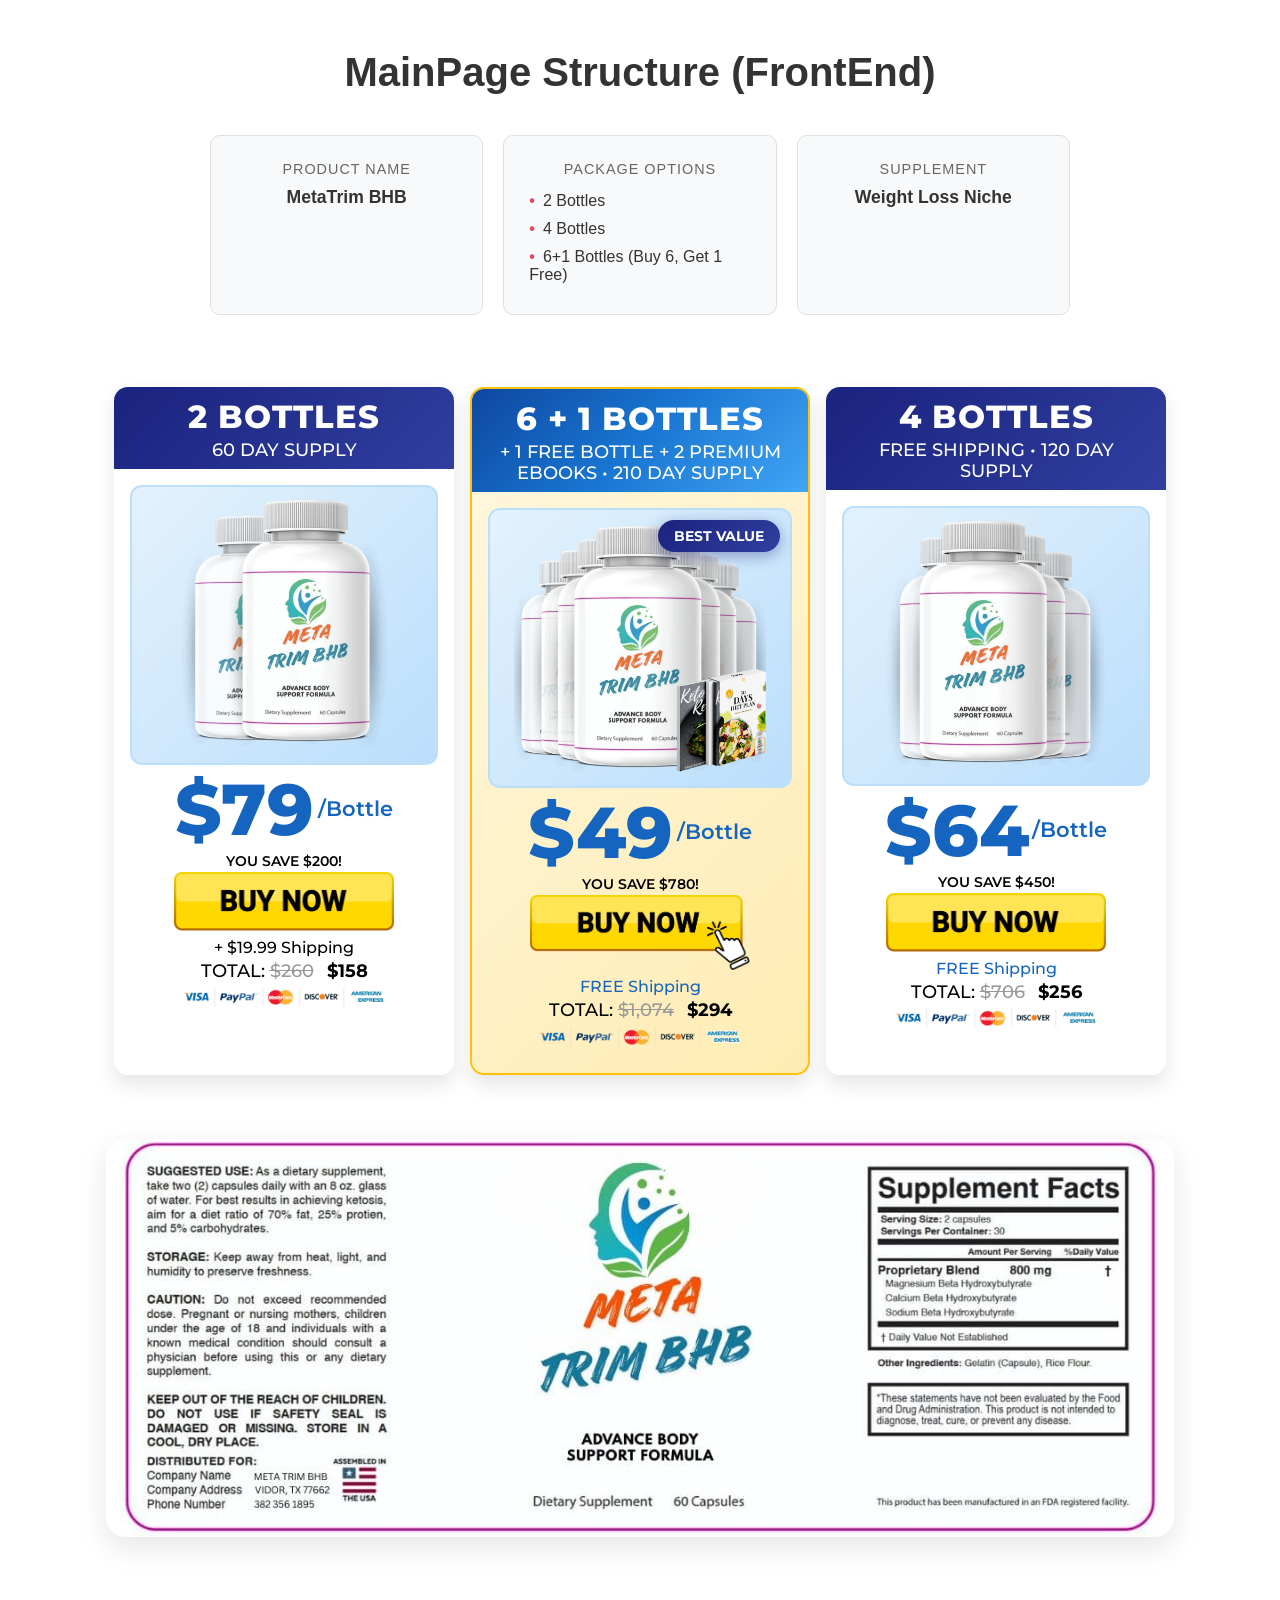
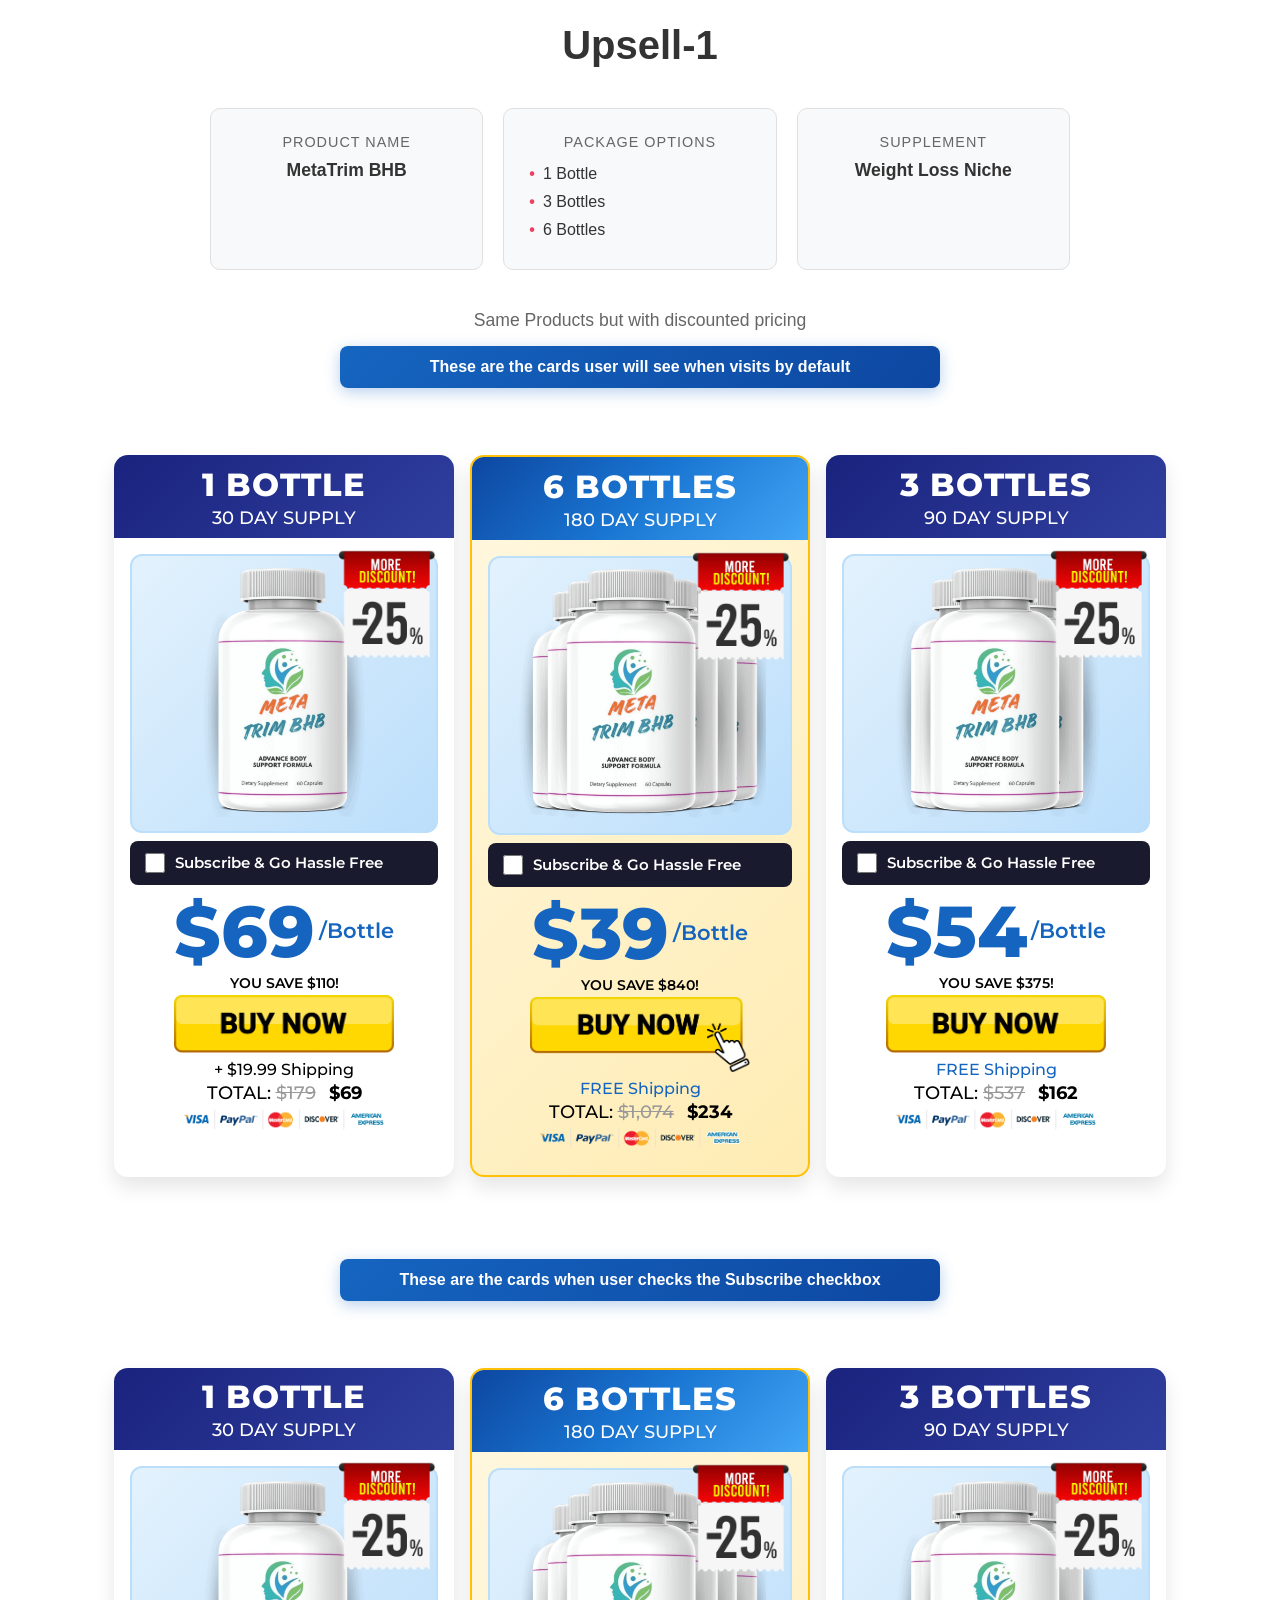
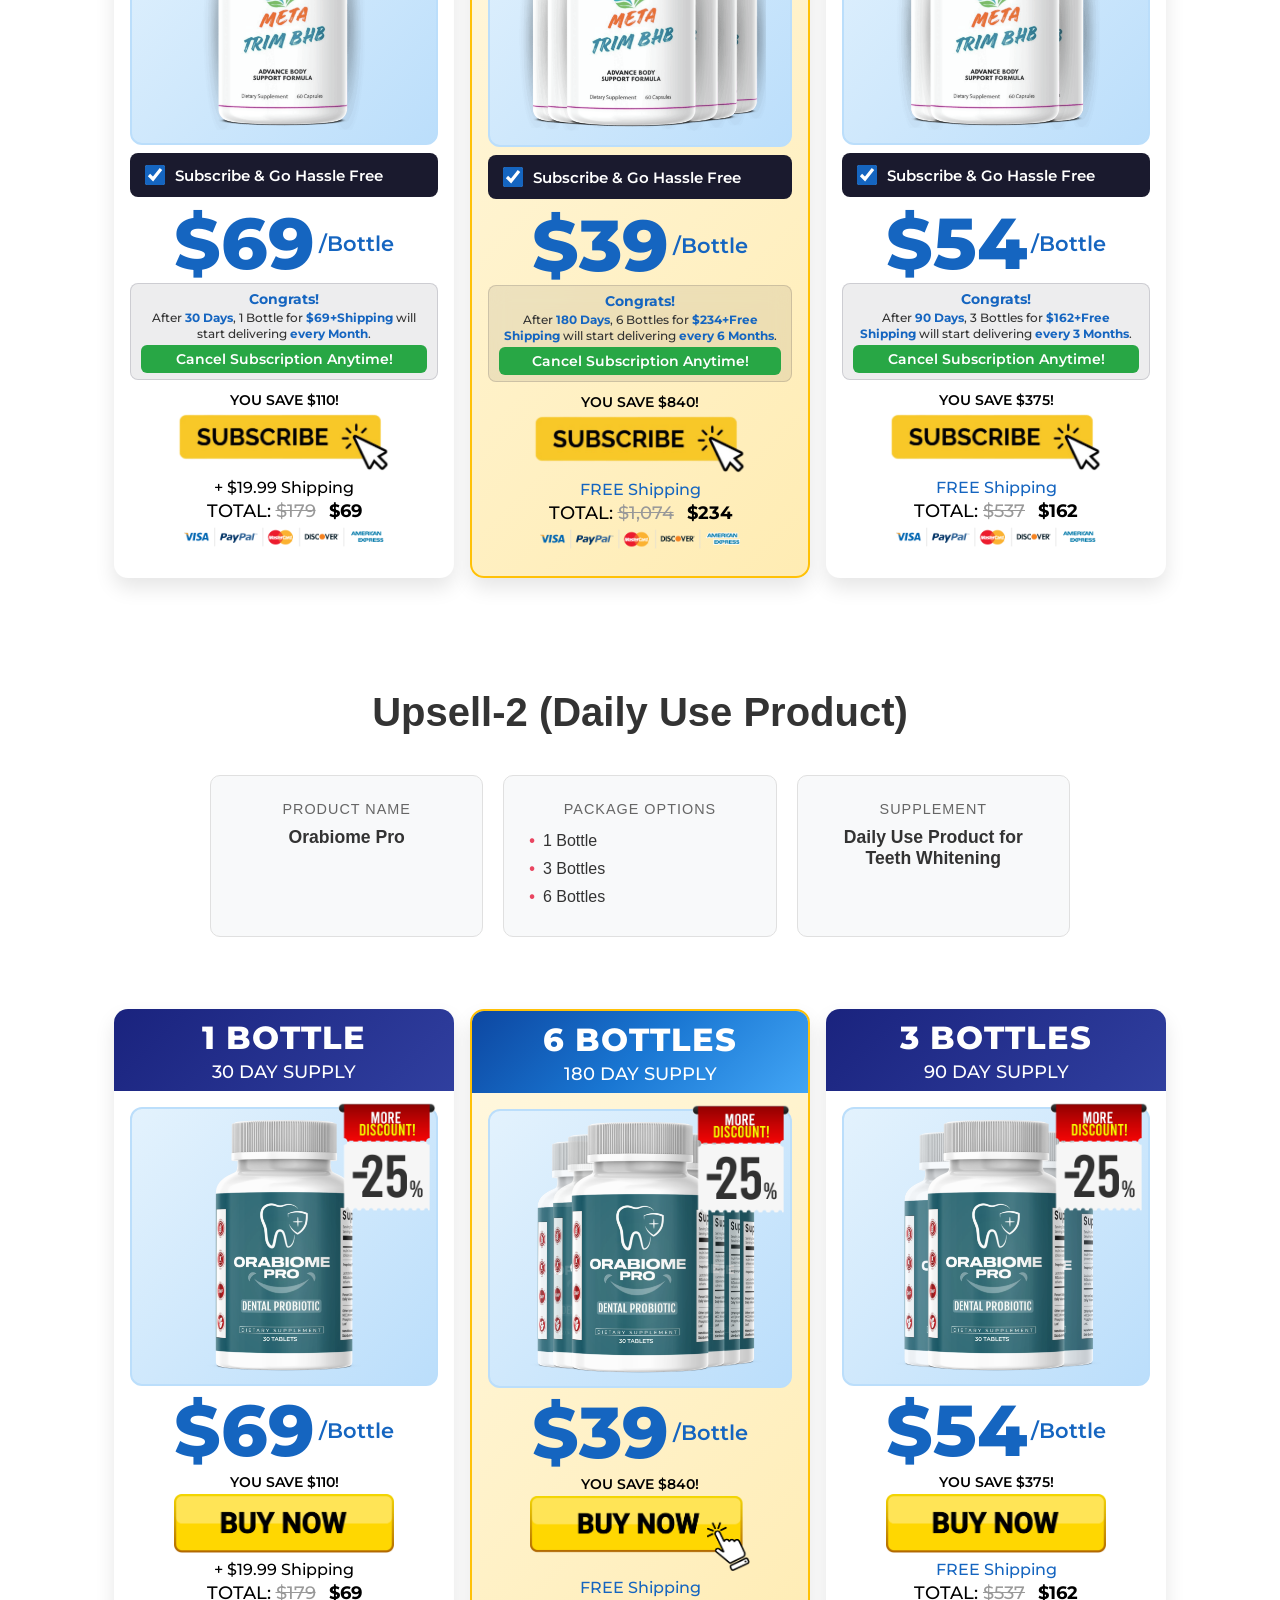
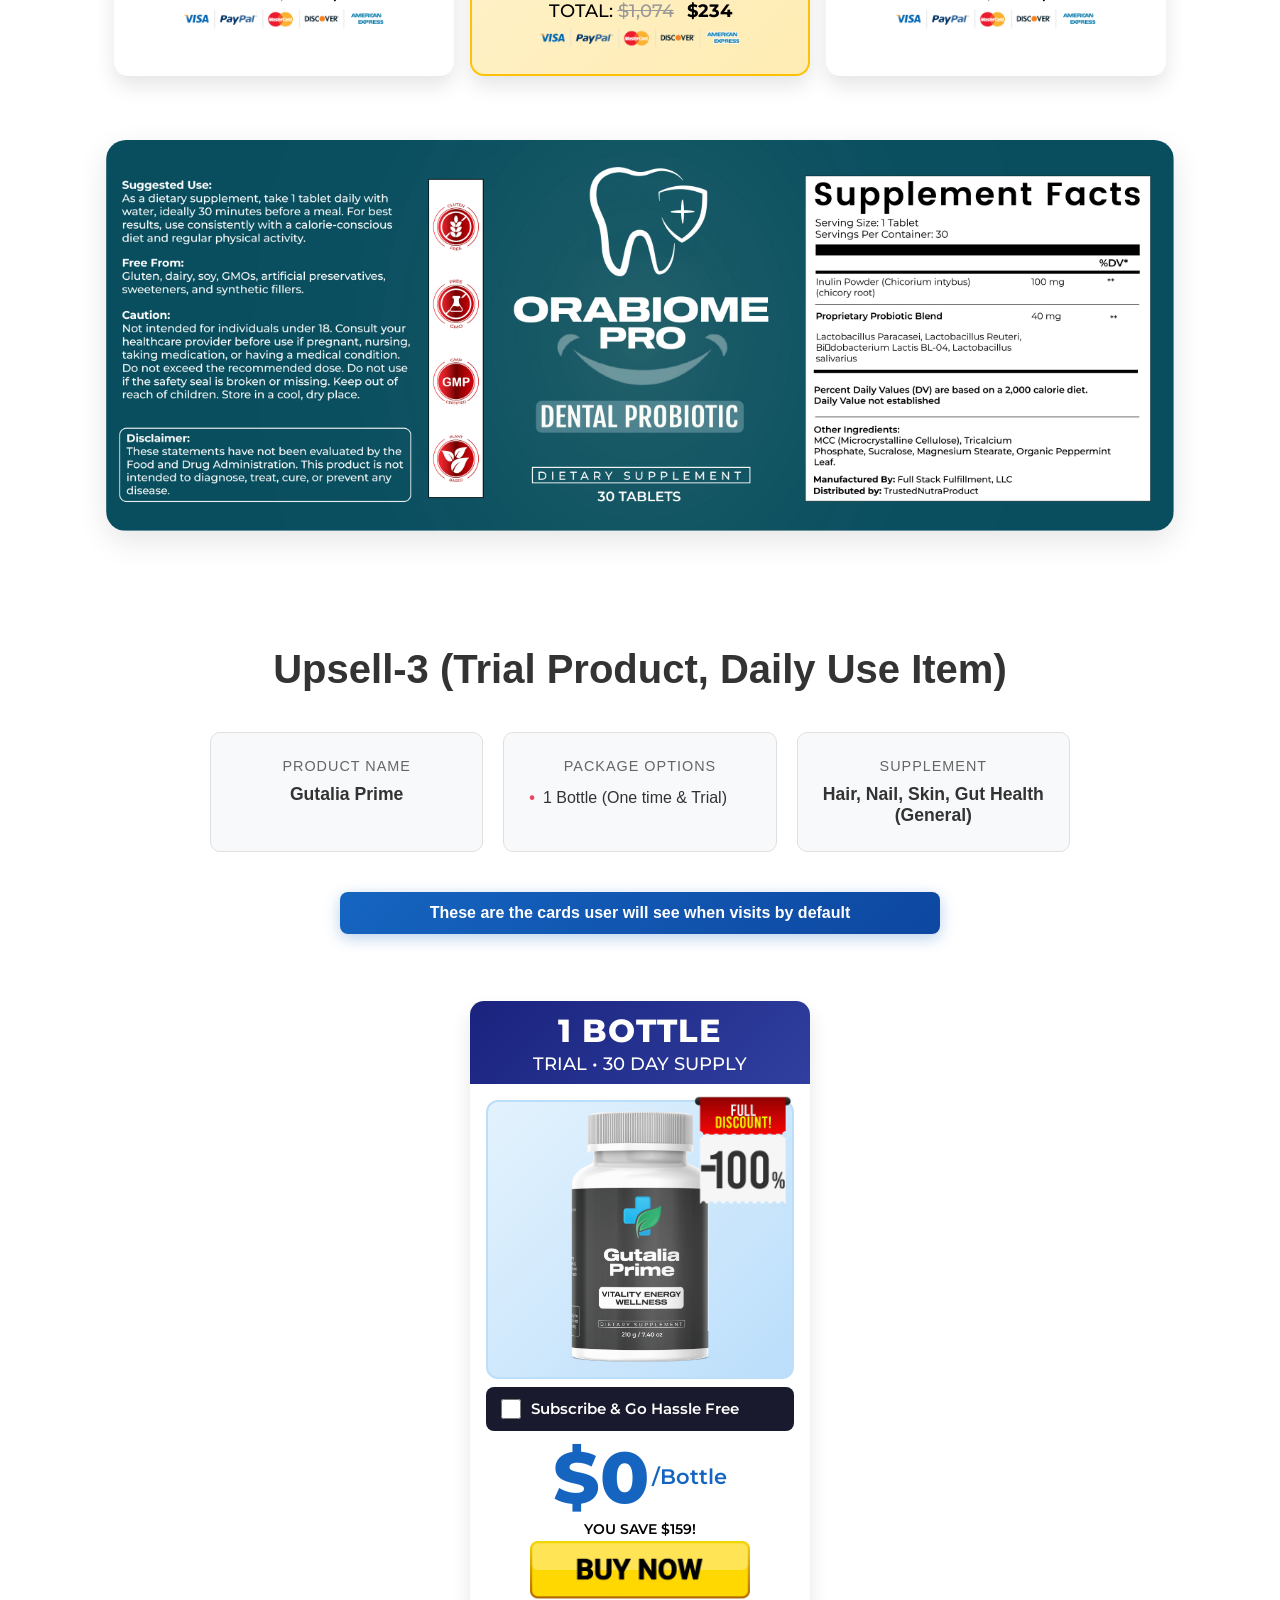
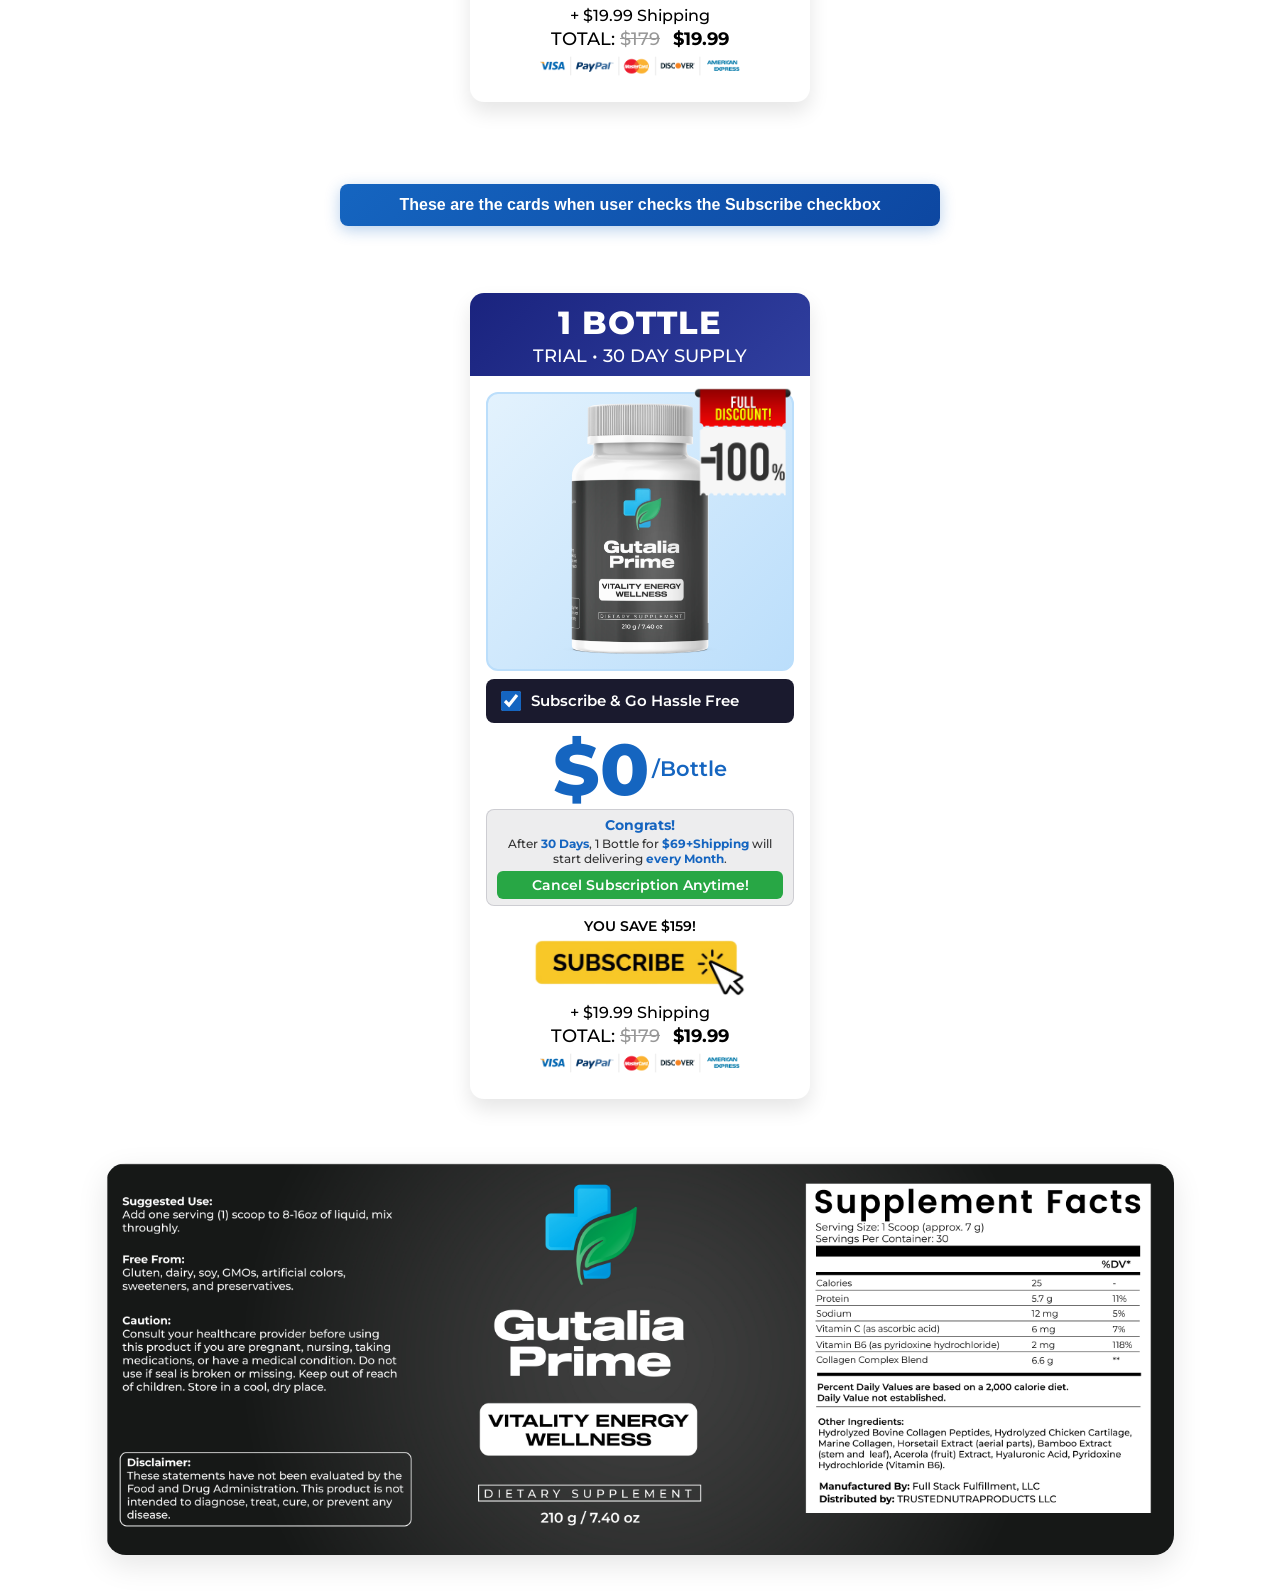
<file: Clickbank Structure/index.html>
<!DOCTYPE html>
<html lang="en">
<head>
    <meta charset="UTF-8">
    <meta name="viewport" content="width=device-width, initial-scale=1.0">
    <title>ClickBank Structure</title>
    <script src="https://cdn.trustednutraproduct.com/h.js?v=e6246c71447b"></script>
    <link href="https://fonts.googleapis.com/css2?family=Montserrat:wght@400;500;600;700;800&display=swap" rel="stylesheet">
    <style>
        * {
            margin: 0;
            padding: 0;
            box-sizing: border-box;
        }

        body {
            background: transparent;
            min-height: 100vh;
            font-family: 'Segoe UI', Tahoma, Geneva, Verdana, sans-serif;
        }

        h1 {
            text-align: center;
            margin-top: 50px;
            font-size: 2.5rem;
            font-weight: 600;
            color: #333;
        }

        .product-grid {
            display: grid;
            grid-template-columns: repeat(3, 1fr);
            gap: 20px;
            max-width: 900px;
            margin: 40px auto;
            padding: 0 20px;
        }

        .grid-item {
            background: #f8f9fa;
            border-radius: 10px;
            padding: 25px;
            text-align: center;
            border: 1px solid #e0e0e0;
        }

        .grid-item h3 {
            color: #666;
            font-size: 0.9rem;
            font-weight: 500;
            margin-bottom: 10px;
            text-transform: uppercase;
            letter-spacing: 1px;
        }

        .grid-item p {
            color: #333;
            font-size: 1.1rem;
            font-weight: 600;
        }

        .grid-item .package-list {
            text-align: left;
            list-style: none;
            padding: 0;
        }

        .grid-item .package-list li {
            padding: 5px 0;
            color: #333;
            font-weight: 500;
        }

        .grid-item .package-list li::before {
            content: "•";
            color: #e94560;
            font-weight: bold;
            margin-right: 8px;
        }

        /* ============================================
           PRICING CARDS - EXACT STYLES
        ============================================ */
        .mt-product-grid {
            display: flex;
            flex-wrap: wrap;
            gap: 1rem;
            justify-content: center;
            padding: 2rem 1rem;
            background-color: transparent;
            font-family: "Montserrat", sans-serif;
            max-width: 1100px;
            margin: 0 auto;
        }

        .mt-product-card {
            background: #fff;
            border-radius: 14px;
            box-shadow: 0 10px 20px rgba(0, 0, 0, 0.1);
            max-width: 340px;
            width: calc(33.333% - 0.75rem);
            min-width: 280px;
            flex: 1 1 auto;
            overflow: hidden;
            display: flex;
            flex-direction: column;
            font-family: "Montserrat", sans-serif;
            transition: transform 0.3s ease, box-shadow 0.3s ease;
        }

        .mt-product-content {
            position: relative;
            overflow: visible;
        }

        .mt-hanging-tag {
            position: absolute;
            top: 11px;
            right: -13%;
            transform: translateX(-50%);
            width: 110px;
            height: auto;
            z-index: 10;
        }

        .mt-product-card:hover {
            transform: scale(1.02);
            box-shadow: 0 15px 30px rgba(0, 0, 0, 0.15);
        }

        .mt-product-card.mt-featured {
            background: linear-gradient(135deg, #fff8e1 0%, #ffecb3 100%);
            border: 2px solid #ffc107;
        }

        .mt-product-header {
            background: linear-gradient(135deg, #1a237e 0%, #303f9f 100%);
            text-align: center;
            padding: 0.6rem 1rem;
            color: white;
        }

        .mt-product-card.mt-featured .mt-product-header {
            background: linear-gradient(135deg, #0d47a1 0%, #1976d2 50%, #42a5f5 100%);
        }

        .mt-product-header h3 {
            font-size: 2rem;
            font-weight: 800;
            letter-spacing: 1px;
            text-transform: uppercase;
            margin: 0;
        }

        .mt-product-header p {
            font-size: 1.1rem;
            margin-top: 0.2rem;
            margin-bottom: 0;
            font-weight: 500;
        }

        .mt-product-content {
            display: flex;
            flex-direction: column;
            align-items: center;
            padding: 1rem;
        }

        .mt-product-image {
            width: 100%;
            position: relative;
            text-align: center;
            padding: 0.6rem;
            border: 2px solid #bbdefb;
            border-radius: 12px;
            background: linear-gradient(135deg, #e3f2fd 0%, #bbdefb 100%);
            margin-bottom: 0.5rem;
        }

        .mt-product-image img {
            width: 100%;
            max-width: 252px;
            height: auto;
            object-fit: contain;
        }

        .mt-best-badge {
            position: absolute;
            top: 10px;
            right: 10px;
            background: linear-gradient(135deg, #1a237e, #303f9f);
            color: #fff;
            font-weight: bold;
            font-size: 0.85rem;
            padding: 0.5rem 1rem;
            border-radius: 50px;
            text-transform: uppercase;
            box-shadow: 0 4px 15px rgba(26, 35, 126, 0.4);
        }

        .mt-product-details {
            display: flex;
            flex-direction: column;
            align-items: center;
            padding: 0;
            width: 100%;
        }

        .mt-product-price {
            display: flex;
            justify-content: center;
            align-items: center;
            gap: 0.2rem;
        }

        .mt-product-price h4, .mt-display-price {
            font-size: 4.5rem;
            color: #1565c0;
            font-weight: 800;
            margin: 0;
            line-height: 1;
        }

        .mt-price-info p {
            font-size: 1.3rem;
            color: #1565c0;
            font-weight: 600;
            margin: 0;
        }

        .mt-subscription-toggle {
            width: 100%;
            background: #1a1a2e;
            border-radius: 8px;
            padding: 10px;
            margin-bottom: 10px;
        }

        .mt-subscription-option {
            display: flex;
            align-items: center;
            justify-content: space-between;
            padding: 8px 10px;
            cursor: pointer;
            border-radius: 6px;
            transition: background 0.2s ease;
        }

        .mt-subscription-option:hover {
            background: rgba(255, 255, 255, 0.1);
        }

        .mt-subscription-option.active {
            background: rgba(255, 255, 255, 0.15);
            backdrop-filter: blur(5px);
            border: 1px solid rgba(255, 255, 255, 0.2);
        }

        .mt-option-left {
            display: flex;
            align-items: center;
            gap: 8px;
        }

        .mt-radio-dot {
            width: 16px;
            height: 16px;
            border-radius: 50%;
            border: 2px solid #666;
            position: relative;
            flex-shrink: 0;
        }

        .mt-subscription-option.active .mt-radio-dot {
            border-color: #fff;
            background: #fff;
        }

        .mt-radio-dot::after {
            content: '';
            position: absolute;
            top: 50%;
            left: 50%;
            transform: translate(-50%, -50%);
            width: 6px;
            height: 6px;
            border-radius: 50%;
            background: #1a1a2e;
            opacity: 0;
        }

        .mt-subscription-option.active .mt-radio-dot::after {
            opacity: 1;
        }

        .mt-option-label {
            font-size: 0.9rem;
            font-weight: 600;
            color: #fff;
        }

        /* Subscribe Checkbox Styles */
        .mt-subscribe-checkbox {
            width: 100%;
            background: #1a1a2e;
            border-radius: 8px;
            padding: 12px 15px;
            margin-bottom: 10px;
            display: flex;
            align-items: center;
            gap: 10px;
            cursor: pointer;
            transition: background 0.2s ease;
        }

        .mt-subscribe-checkbox:hover {
            background: #252542;
        }

        .mt-subscribe-checkbox input[type="checkbox"] {
            width: 20px;
            height: 20px;
            accent-color: #1565c0;
            cursor: pointer;
        }

        .mt-subscribe-checkbox label {
            color: #fff;
            font-size: 0.95rem;
            font-weight: 600;
            cursor: pointer;
            user-select: none;
        }

        /* Subscription Info Section */
        .mt-subscription-info {
            display: none;
            text-align: center;
            margin: 4px 0;
            background: rgba(26, 26, 46, 0.08);
            backdrop-filter: blur(10px);
            border: 1px solid rgba(26, 26, 46, 0.15);
            border-radius: 8px;
            padding: 6px 10px;
        }

        .mt-subscription-info.show {
            display: block;
            animation: borderFlicker 2.5s ease-in-out infinite;
        }

        @keyframes borderFlicker {
            0%, 100% { border-color: transparent; }
            50% { border-color: #000; }
        }

        .mt-subscription-info .congrats {
            font-size: 0.9rem;
            font-weight: 700;
            color: #1565c0;
            display: block;
            margin-bottom: 2px;
        }

        .mt-subscription-info p {
            font-size: 0.75rem;
            font-weight: 500;
            color: #333;
            display: block;
            line-height: 1.3;
            margin: 0 0 4px 0;
        }

        .mt-subscription-info .highlight {
            font-weight: 700;
            color: #1565c0;
        }

        .mt-cancel-badge {
            display: block;
            text-align: center;
            margin: 4px 0 0 0;
            padding: 6px 10px;
            background: #28a745;
            border-radius: 6px;
            color: #fff;
            font-size: 0.85rem;
            font-weight: 600;
        }

        .mt-savings-badge {
            background: none;
            color: #000;
            padding: 0;
            font-size: 0.85rem;
            font-weight: 600;
            margin: 8px 0 0 0;
            display: block;
            text-align: center;
            line-height: 1.3;
        }

        .mt-buy-now-btn {
            display: block;
            margin-top: 2px;
            width: 100%;
            max-width: 220px;
        }

        .mt-buy-now-btn img {
            width: 100%;
            cursor: pointer;
            transition: transform 0.2s ease;
        }

        .mt-buy-now-btn:hover img {
            transform: scale(1.05);
        }

        .mt-shipping-text {
            color: #000;
            font-size: 1rem;
            margin-top: 3px;
            font-weight: 500;
        }

        .mt-shipping-text.free {
            color: #1565c0;
        }

        .mt-total-line {
            font-size: 1.1rem;
            margin-top: 3px;
            font-weight: 500;
        }

        .mt-strikethrough {
            text-decoration: line-through;
            color: #999;
            margin-right: 0.5rem;
        }

        .mt-final-price {
            font-weight: bold;
            color: #000;
        }

        .mt-payment-icons {
            margin: 0.4rem 0;
            padding: 0;
        }

        .mt-payment-icons img {
            width: 100%;
            max-width: 200px;
            padding: 0;
        }

        /* Mobile Responsive */
        @media (max-width: 992px) {
            .mt-product-grid {
                flex-direction: column;
                align-items: center;
                gap: 1rem;
            }

            .mt-product-card {
                max-width: 400px;
                width: 100%;
            }

            .mt-product-card.mt-featured {
                order: -1;
            }

            .product-grid {
                grid-template-columns: 1fr;
            }
        }

        @media (max-width: 576px) {
            .mt-product-header h3 {
                font-size: 1.5rem;
            }

            .mt-product-header p {
                font-size: 0.9rem;
            }

            .mt-product-price h4, .mt-display-price {
                font-size: 3.5rem;
            }

            h1 {
                font-size: 1.8rem;
                padding: 0 15px;
            }
        }

        /* Label Image Section */
        .label-section {
            text-align: center;
            padding: 2rem 1rem;
            max-width: 1100px;
            margin: 0 auto;
        }

        .label-section img {
            max-width: 100%;
            height: auto;
            border-radius: 20px;
            box-shadow: 0 10px 30px rgba(0, 0, 0, 0.1);
        }

        /* Section Description */
        .section-description {
            text-align: center;
            font-size: 1.1rem;
            color: #666;
            margin-top: 10px;
            margin-bottom: 10px;
            font-weight: 500;
        }

        .section-tagline {
            text-align: center;
            font-size: 1rem;
            color: #fff;
            font-weight: 600;
            background: linear-gradient(135deg, #1565c0 0%, #0d47a1 100%);
            padding: 12px 25px;
            border-radius: 8px;
            margin: 15px auto 35px auto;
            max-width: 600px;
            box-shadow: 0 4px 15px rgba(21, 101, 192, 0.3);
        }
    </style>
</head>
<body>
    <h1>MainPage Structure (FrontEnd)</h1>

    <div class="product-grid">
        <div class="grid-item">
            <h3>Product Name</h3>
            <p>MetaTrim BHB</p>
        </div>
        <div class="grid-item">
            <h3>Package Options</h3>
            <ul class="package-list">
                <li>2 Bottles</li>
                <li>4 Bottles</li>
                <li>6+1 Bottles (Buy 6, Get 1 Free)</li>
            </ul>
        </div>
        <div class="grid-item">
            <h3>Supplement</h3>
            <p>Weight Loss Niche</p>
        </div>
    </div>

    <!-- PRICING CARDS SECTION -->
    <div class="mt-product-grid">
        <!-- 2 Bottles -->
        <div class="mt-product-card">
            <div class="mt-product-header">
                <h3>2 BOTTLES</h3>
                <p>60 DAY SUPPLY</p>
            </div>
            <div class="mt-product-content">
                <div class="mt-product-image">
                    <img src="../lib/img/prod1.png" alt="MetaTrim 2 Bottles">
                </div>
                <div class="mt-product-details">
                    <div class="mt-product-price">
                        <h4 class="mt-display-price">$79</h4>
                        <div class="mt-price-info"><p>/Bottle</p></div>
                    </div>
                    <div class="mt-savings-badge">YOU SAVE $200!</div>
                    <a href="#" class="mt-buy-now-btn">
                        <img src="../lib/img/buy-now.webp" alt="Buy Now">
                    </a>
                    <p class="mt-shipping-text">+ $19.99 Shipping</p>
                    <p class="mt-total-line">TOTAL: <span class="mt-strikethrough">$260</span> <span class="mt-final-price">$158</span></p>
                    <div class="mt-payment-icons"><img src="../lib/img/cards.webp" alt="Payment Methods"></div>
                </div>
            </div>
        </div>

        <!-- 6+1 Bottles - BEST VALUE -->
        <div class="mt-product-card mt-featured">
            <div class="mt-product-header">
                <h3>6 + 1 BOTTLES</h3>
                <p>+ 1 FREE BOTTLE + 2 PREMIUM EBOOKS • 210 DAY SUPPLY</p>
            </div>
            <div class="mt-product-content">
                <div class="mt-product-image">
                    <img src="../lib/img/6-bottles.png" alt="MetaTrim 7 Bottles - Best Value">
                    <div class="mt-best-badge">BEST VALUE</div>
                </div>
                <div class="mt-product-details">
                    <div class="mt-product-price">
                        <h4 class="mt-display-price">$49</h4>
                        <div class="mt-price-info"><p>/Bottle</p></div>
                    </div>
                    <div class="mt-savings-badge">YOU SAVE $780!</div>
                    <a href="#" class="mt-buy-now-btn">
                        <img src="../lib/img/buy-now2.webp" alt="Buy Now">
                    </a>
                    <p class="mt-shipping-text free">FREE Shipping</p>
                    <p class="mt-total-line">TOTAL: <span class="mt-strikethrough">$1,074</span> <span class="mt-final-price">$294</span></p>
                    <div class="mt-payment-icons"><img src="../lib/img/cards.webp" alt="Payment Methods"></div>
                </div>
            </div>
        </div>

        <!-- 4 Bottles -->
        <div class="mt-product-card">
            <div class="mt-product-header">
                <h3>4 BOTTLES</h3>
                <p>FREE SHIPPING • 120 DAY SUPPLY</p>
            </div>
            <div class="mt-product-content">
                <div class="mt-product-image">
                    <img src="../lib/img/3-bottle-buy-btn.png" alt="MetaTrim 4 Bottles">
                </div>
                <div class="mt-product-details">
                    <div class="mt-product-price">
                        <h4 class="mt-display-price">$64</h4>
                        <div class="mt-price-info"><p>/Bottle</p></div>
                    </div>
                    <div class="mt-savings-badge">YOU SAVE $450!</div>
                    <a href="#" class="mt-buy-now-btn">
                        <img src="../lib/img/buy-now.webp" alt="Buy Now">
                    </a>
                    <p class="mt-shipping-text free">FREE Shipping</p>
                    <p class="mt-total-line">TOTAL: <span class="mt-strikethrough">$706</span> <span class="mt-final-price">$256</span></p>
                    <div class="mt-payment-icons"><img src="../lib/img/cards.webp" alt="Payment Methods"></div>
                </div>
            </div>
        </div>
    </div>

    <!-- Label Image Section -->
    <div class="label-section">
        <img src="label1.jpg" alt="Label">
    </div>

    <!-- Upsell-1 Section -->
    <h1>Upsell-1</h1>

    <div class="product-grid">
        <div class="grid-item">
            <h3>Product Name</h3>
            <p>MetaTrim BHB</p>
        </div>
        <div class="grid-item">
            <h3>Package Options</h3>
            <ul class="package-list">
                <li>1 Bottle</li>
                <li>3 Bottles</li>
                <li>6 Bottles</li>
            </ul>
        </div>
        <div class="grid-item">
            <h3>Supplement</h3>
            <p>Weight Loss Niche</p>
        </div>
    </div>

    <p class="section-description">Same Products but with discounted pricing</p>
    <p class="section-tagline">These are the cards user will see when visits by default</p>

    <!-- UPSELL PRICING CARDS SECTION -->
    <div class="mt-product-grid">
        <!-- 1 Bottle -->
        <div class="mt-product-card">
            <div class="mt-product-header">
                <h3>1 BOTTLE</h3>
                <p>30 DAY SUPPLY</p>
            </div>
            <div class="mt-product-content">
                <img src="tag.png" class="mt-hanging-tag" alt="Tag">
                <div class="mt-product-image">
                    <img src="1x.png" alt="MetaTrim 1 Bottle">
                </div>
                <div class="mt-product-details">
                    <div class="mt-subscribe-checkbox">
                        <input type="checkbox" id="subscribe-1bottle">
                        <label for="subscribe-1bottle">Subscribe & Go Hassle Free</label>
                    </div>
                    <div class="mt-product-price">
                        <h4 class="mt-display-price">$69</h4>
                        <div class="mt-price-info"><p>/Bottle</p></div>
                    </div>
                    <div class="mt-subscription-info">
                        <div class="congrats">Congrats!</div>
                        <p>After <span class="highlight">30 Days</span>, 1 Bottle for <span class="highlight">$69+Shipping</span> will start delivering <span class="highlight">every Month</span>.</p>
                        <span class="mt-cancel-badge">Cancel Subscription Anytime!</span>
                    </div>
                    <div class="mt-savings-badge">YOU SAVE $110!</div>
                    <a href="#" class="mt-buy-now-btn">
                        <img src="../lib/img/buy-now.webp" alt="Buy Now">
                    </a>
                    <p class="mt-shipping-text">+ $19.99 Shipping</p>
                    <p class="mt-total-line">TOTAL: <span class="mt-strikethrough">$179</span> <span class="mt-final-price">$69</span></p>
                    <div class="mt-payment-icons"><img src="../lib/img/cards.webp" alt="Payment Methods"></div>
                </div>
            </div>
        </div>

        <!-- 6 Bottles - BEST VALUE -->
        <div class="mt-product-card mt-featured">
            <div class="mt-product-header">
                <h3>6 BOTTLES</h3>
                <p>180 DAY SUPPLY</p>
            </div>
            <div class="mt-product-content">
                <img src="tag.png" class="mt-hanging-tag" alt="Tag">
                <div class="mt-product-image">
                    <img src="6x.png" alt="MetaTrim 6 Bottles">
                </div>
                <div class="mt-product-details">
                    <div class="mt-subscribe-checkbox">
                        <input type="checkbox" id="subscribe-6bottle">
                        <label for="subscribe-6bottle">Subscribe & Go Hassle Free</label>
                    </div>
                    <div class="mt-product-price">
                        <h4 class="mt-display-price">$39</h4>
                        <div class="mt-price-info"><p>/Bottle</p></div>
                    </div>
                    <div class="mt-subscription-info">
                        <div class="congrats">Congrats!</div>
                        <p>After <span class="highlight">180 Days</span>, 6 Bottles for <span class="highlight">$234+Free Shipping</span> will start delivering <span class="highlight">every 6 Months</span>.</p>
                        <span class="mt-cancel-badge">Cancel Subscription Anytime!</span>
                    </div>
                    <div class="mt-savings-badge">YOU SAVE $840!</div>
                    <a href="#" class="mt-buy-now-btn">
                        <img src="../lib/img/buy-now2.webp" alt="Buy Now">
                    </a>
                    <p class="mt-shipping-text free">FREE Shipping</p>
                    <p class="mt-total-line">TOTAL: <span class="mt-strikethrough">$1,074</span> <span class="mt-final-price">$234</span></p>
                    <div class="mt-payment-icons"><img src="../lib/img/cards.webp" alt="Payment Methods"></div>
                </div>
            </div>
        </div>

        <!-- 3 Bottles -->
        <div class="mt-product-card">
            <div class="mt-product-header">
                <h3>3 BOTTLES</h3>
                <p>90 DAY SUPPLY</p>
            </div>
            <div class="mt-product-content">
                <img src="tag.png" class="mt-hanging-tag" alt="Tag">
                <div class="mt-product-image">
                    <img src="3x.png" alt="MetaTrim 3 Bottles">
                </div>
                <div class="mt-product-details">
                    <div class="mt-subscribe-checkbox">
                        <input type="checkbox" id="subscribe-3bottle">
                        <label for="subscribe-3bottle">Subscribe & Go Hassle Free</label>
                    </div>
                    <div class="mt-product-price">
                        <h4 class="mt-display-price">$54</h4>
                        <div class="mt-price-info"><p>/Bottle</p></div>
                    </div>
                    <div class="mt-subscription-info">
                        <div class="congrats">Congrats!</div>
                        <p>After <span class="highlight">90 Days</span>, 3 Bottles for <span class="highlight">$162+Free Shipping</span> will start delivering <span class="highlight">every 3 Months</span>.</p>
                        <span class="mt-cancel-badge">Cancel Subscription Anytime!</span>
                    </div>
                    <div class="mt-savings-badge">YOU SAVE $375!</div>
                    <a href="#" class="mt-buy-now-btn">
                        <img src="../lib/img/buy-now.webp" alt="Buy Now">
                    </a>
                    <p class="mt-shipping-text free">FREE Shipping</p>
                    <p class="mt-total-line">TOTAL: <span class="mt-strikethrough">$537</span> <span class="mt-final-price">$162</span></p>
                    <div class="mt-payment-icons"><img src="../lib/img/cards.webp" alt="Payment Methods"></div>
                </div>
            </div>
        </div>
    </div>

    <!-- UPSELL CARDS WITH SUBSCRIPTION CHECKED -->
    <p class="section-tagline" style="margin-top: 50px;">These are the cards when user checks the Subscribe checkbox</p>

    <div class="mt-product-grid">
        <!-- 1 Bottle - Subscribed -->
        <div class="mt-product-card">
            <div class="mt-product-header">
                <h3>1 BOTTLE</h3>
                <p>30 DAY SUPPLY</p>
            </div>
            <div class="mt-product-content">
                <img src="tag.png" class="mt-hanging-tag" alt="Tag">
                <div class="mt-product-image">
                    <img src="1x.png" alt="MetaTrim 1 Bottle">
                </div>
                <div class="mt-product-details">
                    <div class="mt-subscribe-checkbox">
                        <input type="checkbox" id="subscribe-1bottle-sub" checked>
                        <label for="subscribe-1bottle-sub">Subscribe & Go Hassle Free</label>
                    </div>
                    <div class="mt-product-price">
                        <h4 class="mt-display-price">$69</h4>
                        <div class="mt-price-info"><p>/Bottle</p></div>
                    </div>
                    <div class="mt-subscription-info show">
                        <div class="congrats">Congrats!</div>
                        <p>After <span class="highlight">30 Days</span>, 1 Bottle for <span class="highlight">$69+Shipping</span> will start delivering <span class="highlight">every Month</span>.</p>
                        <span class="mt-cancel-badge">Cancel Subscription Anytime!</span>
                    </div>
                    <div class="mt-savings-badge">YOU SAVE $110!</div>
                    <a href="#" class="mt-buy-now-btn">
                        <img src="../lib/img/subscribe.webp" alt="Subscribe Now">
                    </a>
                    <p class="mt-shipping-text">+ $19.99 Shipping</p>
                    <p class="mt-total-line">TOTAL: <span class="mt-strikethrough">$179</span> <span class="mt-final-price">$69</span></p>
                    <div class="mt-payment-icons"><img src="../lib/img/cards.webp" alt="Payment Methods"></div>
                </div>
            </div>
        </div>

        <!-- 6 Bottles - Subscribed -->
        <div class="mt-product-card mt-featured">
            <div class="mt-product-header">
                <h3>6 BOTTLES</h3>
                <p>180 DAY SUPPLY</p>
            </div>
            <div class="mt-product-content">
                <img src="tag.png" class="mt-hanging-tag" alt="Tag">
                <div class="mt-product-image">
                    <img src="6x.png" alt="MetaTrim 6 Bottles">
                </div>
                <div class="mt-product-details">
                    <div class="mt-subscribe-checkbox">
                        <input type="checkbox" id="subscribe-6bottle-sub" checked>
                        <label for="subscribe-6bottle-sub">Subscribe & Go Hassle Free</label>
                    </div>
                    <div class="mt-product-price">
                        <h4 class="mt-display-price">$39</h4>
                        <div class="mt-price-info"><p>/Bottle</p></div>
                    </div>
                    <div class="mt-subscription-info show">
                        <div class="congrats">Congrats!</div>
                        <p>After <span class="highlight">180 Days</span>, 6 Bottles for <span class="highlight">$234+Free Shipping</span> will start delivering <span class="highlight">every 6 Months</span>.</p>
                        <span class="mt-cancel-badge">Cancel Subscription Anytime!</span>
                    </div>
                    <div class="mt-savings-badge">YOU SAVE $840!</div>
                    <a href="#" class="mt-buy-now-btn">
                        <img src="../lib/img/subscribe.webp" alt="Subscribe Now">
                    </a>
                    <p class="mt-shipping-text free">FREE Shipping</p>
                    <p class="mt-total-line">TOTAL: <span class="mt-strikethrough">$1,074</span> <span class="mt-final-price">$234</span></p>
                    <div class="mt-payment-icons"><img src="../lib/img/cards.webp" alt="Payment Methods"></div>
                </div>
            </div>
        </div>

        <!-- 3 Bottles - Subscribed -->
        <div class="mt-product-card">
            <div class="mt-product-header">
                <h3>3 BOTTLES</h3>
                <p>90 DAY SUPPLY</p>
            </div>
            <div class="mt-product-content">
                <img src="tag.png" class="mt-hanging-tag" alt="Tag">
                <div class="mt-product-image">
                    <img src="3x.png" alt="MetaTrim 3 Bottles">
                </div>
                <div class="mt-product-details">
                    <div class="mt-subscribe-checkbox">
                        <input type="checkbox" id="subscribe-3bottle-sub" checked>
                        <label for="subscribe-3bottle-sub">Subscribe & Go Hassle Free</label>
                    </div>
                    <div class="mt-product-price">
                        <h4 class="mt-display-price">$54</h4>
                        <div class="mt-price-info"><p>/Bottle</p></div>
                    </div>
                    <div class="mt-subscription-info show">
                        <div class="congrats">Congrats!</div>
                        <p>After <span class="highlight">90 Days</span>, 3 Bottles for <span class="highlight">$162+Free Shipping</span> will start delivering <span class="highlight">every 3 Months</span>.</p>
                        <span class="mt-cancel-badge">Cancel Subscription Anytime!</span>
                    </div>
                    <div class="mt-savings-badge">YOU SAVE $375!</div>
                    <a href="#" class="mt-buy-now-btn">
                        <img src="../lib/img/subscribe.webp" alt="Subscribe Now">
                    </a>
                    <p class="mt-shipping-text free">FREE Shipping</p>
                    <p class="mt-total-line">TOTAL: <span class="mt-strikethrough">$537</span> <span class="mt-final-price">$162</span></p>
                    <div class="mt-payment-icons"><img src="../lib/img/cards.webp" alt="Payment Methods"></div>
                </div>
            </div>
        </div>
    </div>

    <!-- Upsell-2 Section -->
    <h1 style="margin-top: 80px;">Upsell-2 (Daily Use Product)</h1>

    <div class="product-grid">
        <div class="grid-item">
            <h3>Product Name</h3>
            <p>Orabiome Pro</p>
        </div>
        <div class="grid-item">
            <h3>Package Options</h3>
            <ul class="package-list">
                <li>1 Bottle</li>
                <li>3 Bottles</li>
                <li>6 Bottles</li>
            </ul>
        </div>
        <div class="grid-item">
            <h3>Supplement</h3>
            <p>Daily Use Product for Teeth Whitening</p>
        </div>
    </div>

    <!-- UPSELL-2 PRICING CARDS SECTION -->
    <div class="mt-product-grid">
        <!-- 1 Bottle -->
        <div class="mt-product-card">
            <div class="mt-product-header">
                <h3>1 BOTTLE</h3>
                <p>30 DAY SUPPLY</p>
            </div>
            <div class="mt-product-content">
                <img src="tag.png" class="mt-hanging-tag" alt="Tag">
                <div class="mt-product-image">
                    <img src="1-orabiome.png" alt="Orabiome Pro 1 Bottle">
                </div>
                <div class="mt-product-details">
                    <div class="mt-product-price">
                        <h4 class="mt-display-price">$69</h4>
                        <div class="mt-price-info"><p>/Bottle</p></div>
                    </div>
                    <div class="mt-savings-badge">YOU SAVE $110!</div>
                    <a href="#" class="mt-buy-now-btn">
                        <img src="../lib/img/buy-now.webp" alt="Buy Now">
                    </a>
                    <p class="mt-shipping-text">+ $19.99 Shipping</p>
                    <p class="mt-total-line">TOTAL: <span class="mt-strikethrough">$179</span> <span class="mt-final-price">$69</span></p>
                    <div class="mt-payment-icons"><img src="../lib/img/cards.webp" alt="Payment Methods"></div>
                </div>
            </div>
        </div>

        <!-- 6 Bottles - BEST VALUE -->
        <div class="mt-product-card mt-featured">
            <div class="mt-product-header">
                <h3>6 BOTTLES</h3>
                <p>180 DAY SUPPLY</p>
            </div>
            <div class="mt-product-content">
                <img src="tag.png" class="mt-hanging-tag" alt="Tag">
                <div class="mt-product-image">
                    <img src="6-orabiome.png" alt="Orabiome Pro 6 Bottles">
                </div>
                <div class="mt-product-details">
                    <div class="mt-product-price">
                        <h4 class="mt-display-price">$39</h4>
                        <div class="mt-price-info"><p>/Bottle</p></div>
                    </div>
                    <div class="mt-savings-badge">YOU SAVE $840!</div>
                    <a href="#" class="mt-buy-now-btn">
                        <img src="../lib/img/buy-now2.webp" alt="Buy Now">
                    </a>
                    <p class="mt-shipping-text free">FREE Shipping</p>
                    <p class="mt-total-line">TOTAL: <span class="mt-strikethrough">$1,074</span> <span class="mt-final-price">$234</span></p>
                    <div class="mt-payment-icons"><img src="../lib/img/cards.webp" alt="Payment Methods"></div>
                </div>
            </div>
        </div>

        <!-- 3 Bottles -->
        <div class="mt-product-card">
            <div class="mt-product-header">
                <h3>3 BOTTLES</h3>
                <p>90 DAY SUPPLY</p>
            </div>
            <div class="mt-product-content">
                <img src="tag.png" class="mt-hanging-tag" alt="Tag">
                <div class="mt-product-image">
                    <img src="3-orabiome.png" alt="Orabiome Pro 3 Bottles">
                </div>
                <div class="mt-product-details">
                    <div class="mt-product-price">
                        <h4 class="mt-display-price">$54</h4>
                        <div class="mt-price-info"><p>/Bottle</p></div>
                    </div>
                    <div class="mt-savings-badge">YOU SAVE $375!</div>
                    <a href="#" class="mt-buy-now-btn">
                        <img src="../lib/img/buy-now.webp" alt="Buy Now">
                    </a>
                    <p class="mt-shipping-text free">FREE Shipping</p>
                    <p class="mt-total-line">TOTAL: <span class="mt-strikethrough">$537</span> <span class="mt-final-price">$162</span></p>
                    <div class="mt-payment-icons"><img src="../lib/img/cards.webp" alt="Payment Methods"></div>
                </div>
            </div>
        </div>
    </div>

    <!-- Orabiome Label Image Section -->
    <div class="label-section">
        <img src="orabiome_label.jpg" alt="Orabiome Pro Label">
    </div>

    <!-- Upsell-3 Section -->
    <h1 style="margin-top: 80px;">Upsell-3 (Trial Product, Daily Use Item)</h1>

    <div class="product-grid">
        <div class="grid-item">
            <h3>Product Name</h3>
            <p>Gutalia Prime</p>
        </div>
        <div class="grid-item">
            <h3>Package Options</h3>
            <ul class="package-list">
                <li>1 Bottle (One time & Trial)</li>
            </ul>
        </div>
        <div class="grid-item">
            <h3>Supplement</h3>
            <p>Hair, Nail, Skin, Gut Health (General)</p>
        </div>
    </div>

    <p class="section-tagline">These are the cards user will see when visits by default</p>

    <!-- UPSELL-3 PRICING CARDS SECTION - DEFAULT -->
    <div class="mt-product-grid">
        <!-- 1 Bottle Trial -->
        <div class="mt-product-card">
            <div class="mt-product-header">
                <h3>1 BOTTLE</h3>
                <p>TRIAL • 30 DAY SUPPLY</p>
            </div>
            <div class="mt-product-content">
                <img src="tag-100.png" class="mt-hanging-tag" alt="Tag">
                <div class="mt-product-image">
                    <img src="1-gutalia.png" alt="Gutalia Prime 1 Bottle">
                </div>
                <div class="mt-product-details">
                    <div class="mt-subscribe-checkbox">
                        <input type="checkbox" id="subscribe-gutalia">
                        <label for="subscribe-gutalia">Subscribe & Go Hassle Free</label>
                    </div>
                    <div class="mt-product-price">
                        <h4 class="mt-display-price">$0</h4>
                        <div class="mt-price-info"><p>/Bottle</p></div>
                    </div>
                    <div class="mt-subscription-info">
                        <div class="congrats">Congrats!</div>
                        <p>After <span class="highlight">30 Days</span>, 1 Bottle for <span class="highlight">$69+Shipping</span> will start delivering <span class="highlight">every Month</span>.</p>
                        <span class="mt-cancel-badge">Cancel Subscription Anytime!</span>
                    </div>
                    <div class="mt-savings-badge">YOU SAVE $159!</div>
                    <a href="#" class="mt-buy-now-btn">
                        <img src="../lib/img/buy-now.webp" alt="Buy Now">
                    </a>
                    <p class="mt-shipping-text">+ $19.99 Shipping</p>
                    <p class="mt-total-line">TOTAL: <span class="mt-strikethrough">$179</span> <span class="mt-final-price">$19.99</span></p>
                    <div class="mt-payment-icons"><img src="../lib/img/cards.webp" alt="Payment Methods"></div>
                </div>
            </div>
        </div>
    </div>

    <p class="section-tagline" style="margin-top: 50px;">These are the cards when user checks the Subscribe checkbox</p>

    <!-- UPSELL-3 PRICING CARDS SECTION - SUBSCRIBED -->
    <div class="mt-product-grid">
        <!-- 1 Bottle Trial - Subscribed -->
        <div class="mt-product-card">
            <div class="mt-product-header">
                <h3>1 BOTTLE</h3>
                <p>TRIAL • 30 DAY SUPPLY</p>
            </div>
            <div class="mt-product-content">
                <img src="tag-100.png" class="mt-hanging-tag" alt="Tag">
                <div class="mt-product-image">
                    <img src="1-gutalia.png" alt="Gutalia Prime 1 Bottle">
                </div>
                <div class="mt-product-details">
                    <div class="mt-subscribe-checkbox">
                        <input type="checkbox" id="subscribe-gutalia-sub" checked>
                        <label for="subscribe-gutalia-sub">Subscribe & Go Hassle Free</label>
                    </div>
                    <div class="mt-product-price">
                        <h4 class="mt-display-price">$0</h4>
                        <div class="mt-price-info"><p>/Bottle</p></div>
                    </div>
                    <div class="mt-subscription-info show">
                        <div class="congrats">Congrats!</div>
                        <p>After <span class="highlight">30 Days</span>, 1 Bottle for <span class="highlight">$69+Shipping</span> will start delivering <span class="highlight">every Month</span>.</p>
                        <span class="mt-cancel-badge">Cancel Subscription Anytime!</span>
                    </div>
                    <div class="mt-savings-badge">YOU SAVE $159!</div>
                    <a href="#" class="mt-buy-now-btn">
                        <img src="../lib/img/subscribe.webp" alt="Subscribe Now">
                    </a>
                    <p class="mt-shipping-text">+ $19.99 Shipping</p>
                    <p class="mt-total-line">TOTAL: <span class="mt-strikethrough">$179</span> <span class="mt-final-price">$19.99</span></p>
                    <div class="mt-payment-icons"><img src="../lib/img/cards.webp" alt="Payment Methods"></div>
                </div>
            </div>
        </div>
    </div>

    <!-- Gutalia Prime Label Image Section -->
    <div class="label-section">
        <img src="Gutalia_Prime_Label.jpg" alt="Gutalia Prime Label">
    </div>

<!-- Subscription Checkbox JavaScript -->
<script>
document.addEventListener('DOMContentLoaded', function() {
  // Store original buy button images
  document.querySelectorAll('.mt-buy-now-btn img').forEach(img => {
    img.dataset.originalSrc = img.src;
  });

  // Handle checkbox subscribe functionality
  const subscribeCheckboxes = document.querySelectorAll('.mt-subscribe-checkbox input[type="checkbox"]');

  subscribeCheckboxes.forEach(checkbox => {
    checkbox.addEventListener('change', function() {
      const card = this.closest('.mt-product-card');
      const isSubscribe = this.checked;

      // Only swap buy button image - no price or text changes
      const buyButton = card.querySelector('.mt-buy-now-btn');
      const btnImg = buyButton ? buyButton.querySelector('img') : null;
      if (btnImg) {
        if (isSubscribe) {
          btnImg.src = '../lib/img/subscribe.webp';
          btnImg.alt = 'Subscribe Now';
        } else {
          btnImg.src = btnImg.dataset.originalSrc;
          btnImg.alt = 'Buy Now';
        }
      }

      // Show/hide subscription info with flicker animation
      const subscriptionInfo = card.querySelector('.mt-subscription-info');
      if (subscriptionInfo) {
        if (isSubscribe) {
          subscriptionInfo.classList.add('show');
          // Re-trigger animation
          subscriptionInfo.style.animation = 'none';
          subscriptionInfo.offsetHeight; // Trigger reflow
          subscriptionInfo.style.animation = 'flicker 0.5s ease-in-out';
        } else {
          subscriptionInfo.classList.remove('show');
        }
      }
    });
  });

  // Make entire checkbox wrapper clickable
  document.querySelectorAll('.mt-subscribe-checkbox').forEach(wrapper => {
    wrapper.addEventListener('click', function(e) {
      if (e.target.tagName !== 'INPUT') {
        const checkbox = this.querySelector('input[type="checkbox"]');
        checkbox.checked = !checkbox.checked;
        checkbox.dispatchEvent(new Event('change'));
      }
    });
  });
});
</script>
</body>
</html>
</file>
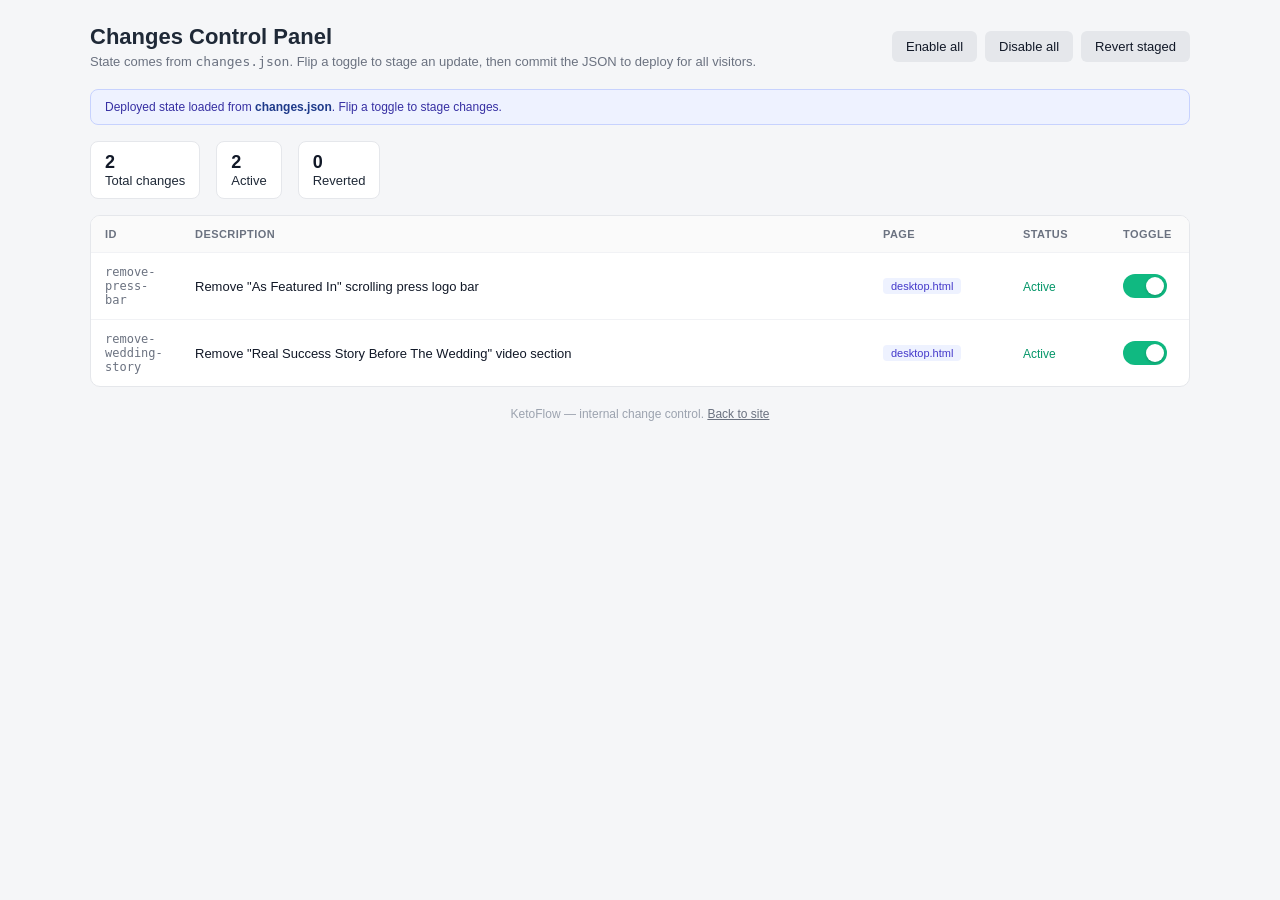
<file: changes.html>
<!DOCTYPE html>
<html lang="en">
<head>
<meta charset="UTF-8">
<meta name="viewport" content="width=device-width, initial-scale=1.0">
<meta name="robots" content="noindex, nofollow">
<title>Changes Control Panel — KetoFlow</title>
<style>
  * { box-sizing: border-box; }
  body {
    margin: 0;
    font-family: -apple-system, BlinkMacSystemFont, 'Segoe UI', Roboto, Arial, sans-serif;
    background: #f5f6f8;
    color: #1f2937;
    padding: 24px;
  }
  .wrap { max-width: 1100px; margin: 0 auto; }
  header {
    display: flex;
    align-items: center;
    justify-content: space-between;
    margin-bottom: 20px;
    flex-wrap: wrap;
    gap: 12px;
  }
  h1 { margin: 0; font-size: 22px; }
  .sub { color: #6b7280; font-size: 13px; margin-top: 4px; }
  .actions { display: flex; gap: 8px; align-items: center; }
  .btn {
    background: #111827; color: #fff; border: 0; padding: 8px 14px;
    border-radius: 6px; font-size: 13px; cursor: pointer; font-weight: 500;
  }
  .btn:hover { background: #374151; }
  .btn.secondary { background: #e5e7eb; color: #111827; }
  .btn.secondary:hover { background: #d1d5db; }
  .btn.danger { background: #dc2626; }
  .btn.danger:hover { background: #b91c1c; }

  .stats {
    display: flex; gap: 16px; margin-bottom: 16px; flex-wrap: wrap;
  }
  .stat {
    background: #fff; border: 1px solid #e5e7eb; border-radius: 8px;
    padding: 10px 14px; font-size: 13px;
  }
  .stat b { font-size: 18px; display: block; color: #111827; }

  .card {
    background: #fff; border: 1px solid #e5e7eb; border-radius: 10px;
    overflow: hidden;
  }
  table { width: 100%; border-collapse: collapse; }
  th, td {
    text-align: left; padding: 12px 14px; border-bottom: 1px solid #f1f2f5;
    font-size: 13px; vertical-align: middle;
  }
  th {
    background: #fafafa; font-weight: 600; color: #6b7280;
    font-size: 11px; text-transform: uppercase; letter-spacing: 0.04em;
  }
  tr:last-child td { border-bottom: 0; }
  tr:hover td { background: #fafbfc; }
  .id { font-family: ui-monospace, SFMono-Regular, Menlo, monospace; font-size: 12px; color: #6b7280; }
  .desc { color: #111827; font-weight: 500; }
  .page-tag {
    display: inline-block; background: #eef2ff; color: #4338ca;
    padding: 2px 8px; border-radius: 4px; font-size: 11px; font-weight: 500;
  }
  .status { font-size: 12px; font-weight: 500; }
  .status.on { color: #059669; }
  .status.off { color: #9ca3af; }

  .switch {
    position: relative; display: inline-block;
    width: 44px; height: 24px;
  }
  .switch input { opacity: 0; width: 0; height: 0; }
  .slider {
    position: absolute; cursor: pointer; inset: 0;
    background: #d1d5db; transition: .2s; border-radius: 24px;
  }
  .slider:before {
    content: ""; position: absolute; height: 18px; width: 18px;
    left: 3px; bottom: 3px; background: #fff; transition: .2s; border-radius: 50%;
    box-shadow: 0 1px 3px rgba(0,0,0,0.2);
  }
  input:checked + .slider { background: #10b981; }
  input:checked + .slider:before { transform: translateX(20px); }

  .empty {
    padding: 40px 20px; text-align: center; color: #9ca3af; font-size: 14px;
  }
  .empty code {
    background: #f3f4f6; padding: 2px 6px; border-radius: 4px;
    font-size: 12px; color: #111827;
  }

  footer {
    margin-top: 20px; font-size: 12px; color: #9ca3af; text-align: center;
  }
  footer a { color: #6b7280; }

  .pending {
    background: #fffbeb; border: 1px solid #fcd34d; border-radius: 10px;
    padding: 16px 18px; margin-top: 20px;
  }
  .pending.clean { display: none; }
  .pending h3 { margin: 0 0 6px 0; font-size: 14px; color: #92400e; }
  .pending p { margin: 0 0 10px 0; font-size: 12px; color: #78350f; }
  .pending pre {
    background: #1f2937; color: #f9fafb; padding: 12px; border-radius: 6px;
    font-size: 12px; overflow-x: auto; margin: 0 0 10px 0;
    font-family: ui-monospace, SFMono-Regular, Menlo, monospace;
  }
  .pending-actions { display: flex; gap: 8px; flex-wrap: wrap; }

  .banner {
    background: #eef2ff; border: 1px solid #c7d2fe; border-radius: 8px;
    padding: 10px 14px; margin-bottom: 16px; font-size: 12px; color: #3730a3;
  }
  .banner b { color: #1e3a8a; }

  .dot {
    display: inline-block; width: 8px; height: 8px; border-radius: 50%;
    background: #fbbf24; margin-right: 6px; vertical-align: middle;
  }
  tr.dirty td:first-child::before {
    content: ""; display: inline-block; width: 6px; height: 6px;
    border-radius: 50%; background: #f59e0b; margin-right: 6px;
    vertical-align: middle;
  }
</style>
</head>
<body>
<div class="wrap">
  <header>
    <div>
      <h1>Changes Control Panel</h1>
      <div class="sub">State comes from <code>changes.json</code>. Flip a toggle to stage an update, then commit the JSON to deploy for all visitors.</div>
    </div>
    <div class="actions">
      <button class="btn secondary" id="enableAll">Enable all</button>
      <button class="btn secondary" id="disableAll">Disable all</button>
      <button class="btn secondary" id="revertStaged">Revert staged</button>
    </div>
  </header>

  <div class="banner" id="statusBanner">Loading current deployed state from <b>changes.json</b>…</div>

  <div class="stats">
    <div class="stat"><b id="statTotal">0</b>Total changes</div>
    <div class="stat"><b id="statOn">0</b>Active</div>
    <div class="stat"><b id="statOff">0</b>Reverted</div>
  </div>

  <div class="card">
    <table>
      <thead>
        <tr>
          <th style="width:90px;">ID</th>
          <th>Description</th>
          <th style="width:140px;">Page</th>
          <th style="width:100px;">Status</th>
          <th style="width:80px;">Toggle</th>
        </tr>
      </thead>
      <tbody id="changesBody">
        <!-- Rows auto-populated from the CHANGES registry below -->
      </tbody>
    </table>
  </div>

  <div class="pending clean" id="pendingPanel">
    <h3>Pending changes — not yet deployed</h3>
    <p>To apply for all visitors, replace <b>changes.json</b> in the repo root with the JSON below, then commit &amp; push. Or ask Claude to do it.</p>
    <pre id="pendingJson"></pre>
    <div class="pending-actions">
      <button class="btn" id="copyJson">Copy JSON</button>
      <button class="btn secondary" id="downloadJson">Download changes.json</button>
    </div>
  </div>

  <footer>
    KetoFlow — internal change control. <a href="index.html">Back to site</a>
  </footer>
</div>

<script src="lib/js/changes-toggle.js"></script>
<script>
  // ============================================================
  // CHANGES REGISTRY — add a row here each time we ship a change.
  // Shape: { id, description, page, defaultOn }
  // The same `id` must be used on the target page via data-change-id.
  // ============================================================
  var CHANGES = [
    { id: 'remove-press-bar', description: 'Remove "As Featured In" scrolling press logo bar', page: 'desktop.html' },
    { id: 'remove-wedding-story', description: 'Remove "Real Success Story Before The Wedding" video section', page: 'desktop.html' },
  ];

  var deployed = {};   // Last-fetched state from changes.json
  var staged = {};     // In-memory working copy shown in toggles

  var body = document.getElementById('changesBody');
  var statTotal = document.getElementById('statTotal');
  var statOn = document.getElementById('statOn');
  var statOff = document.getElementById('statOff');
  var banner = document.getElementById('statusBanner');
  var pendingPanel = document.getElementById('pendingPanel');
  var pendingJsonEl = document.getElementById('pendingJson');

  function buildFullState(source) {
    var out = {};
    CHANGES.forEach(function (c) { out[c.id] = !!source[c.id]; });
    return out;
  }

  function isDirty() {
    for (var i = 0; i < CHANGES.length; i++) {
      var id = CHANGES[i].id;
      if (!!staged[id] !== !!deployed[id]) return true;
    }
    return false;
  }

  function updatePendingPanel() {
    if (isDirty()) {
      var full = buildFullState(staged);
      pendingJsonEl.textContent = JSON.stringify(full, null, 2);
      pendingPanel.classList.remove('clean');
    } else {
      pendingPanel.classList.add('clean');
    }
  }

  function render() {
    body.innerHTML = '';
    if (!CHANGES.length) {
      body.innerHTML = '<tr><td colspan="5" class="empty">' +
        'No changes registered. Add entries to the <code>CHANGES</code> array in <code>changes.html</code>.' +
        '</td></tr>';
      statTotal.textContent = '0';
      statOn.textContent = '0';
      statOff.textContent = '0';
      return;
    }

    var on = 0;
    CHANGES.forEach(function (c) {
      var checked = !!staged[c.id];
      var dirty = checked !== !!deployed[c.id];
      if (checked) on++;

      var tr = document.createElement('tr');
      if (dirty) tr.className = 'dirty';
      tr.innerHTML =
        '<td class="id">' + c.id + '</td>' +
        '<td class="desc">' + c.description + '</td>' +
        '<td><span class="page-tag">' + c.page + '</span></td>' +
        '<td><span class="status ' + (checked ? 'on' : 'off') + '" data-status="' + c.id + '">' +
          (checked ? 'Active' : 'Reverted') + (dirty ? ' (staged)' : '') + '</span></td>' +
        '<td>' +
          '<label class="switch">' +
            '<input type="checkbox" data-toggle="' + c.id + '"' + (checked ? ' checked' : '') + '>' +
            '<span class="slider"></span>' +
          '</label>' +
        '</td>';
      body.appendChild(tr);
    });

    statTotal.textContent = CHANGES.length;
    statOn.textContent = on;
    statOff.textContent = CHANGES.length - on;
    updatePendingPanel();
  }

  function setBanner(text, tone) {
    banner.innerHTML = text;
    banner.style.background = tone === 'err' ? '#fef2f2' : '#eef2ff';
    banner.style.borderColor = tone === 'err' ? '#fecaca' : '#c7d2fe';
    banner.style.color = tone === 'err' ? '#991b1b' : '#3730a3';
  }

  function loadDeployed() {
    return fetch('changes.json?v=' + Date.now(), { cache: 'no-store' })
      .then(function (r) {
        if (!r.ok) throw new Error('HTTP ' + r.status);
        return r.json();
      })
      .then(function (json) {
        deployed = json || {};
        staged = buildFullState(deployed);
        setBanner('Deployed state loaded from <b>changes.json</b>. Flip a toggle to stage changes.');
        render();
      })
      .catch(function (e) {
        deployed = {};
        staged = buildFullState({});
        setBanner('Could not load <b>changes.json</b> (' + e.message + '). Showing defaults — all reverted.', 'err');
        render();
      });
  }

  body.addEventListener('change', function (e) {
    var input = e.target.closest('input[data-toggle]');
    if (!input) return;
    var id = input.getAttribute('data-toggle');
    staged[id] = input.checked;
    render();
  });

  document.getElementById('enableAll').addEventListener('click', function () {
    CHANGES.forEach(function (c) { staged[c.id] = true; });
    render();
  });
  document.getElementById('disableAll').addEventListener('click', function () {
    CHANGES.forEach(function (c) { staged[c.id] = false; });
    render();
  });
  document.getElementById('revertStaged').addEventListener('click', function () {
    staged = buildFullState(deployed);
    render();
  });

  document.getElementById('copyJson').addEventListener('click', function () {
    var text = pendingJsonEl.textContent;
    if (navigator.clipboard && navigator.clipboard.writeText) {
      navigator.clipboard.writeText(text).then(function () {
        var btn = document.getElementById('copyJson');
        var old = btn.textContent;
        btn.textContent = 'Copied!';
        setTimeout(function () { btn.textContent = old; }, 1500);
      });
    } else {
      var ta = document.createElement('textarea');
      ta.value = text; document.body.appendChild(ta); ta.select();
      try { document.execCommand('copy'); } catch (_) {}
      document.body.removeChild(ta);
    }
  });

  document.getElementById('downloadJson').addEventListener('click', function () {
    var blob = new Blob([pendingJsonEl.textContent + '\n'], { type: 'application/json' });
    var url = URL.createObjectURL(blob);
    var a = document.createElement('a');
    a.href = url; a.download = 'changes.json';
    document.body.appendChild(a); a.click();
    document.body.removeChild(a);
    URL.revokeObjectURL(url);
  });

  loadDeployed();
</script>
</body>
</html>
</file>
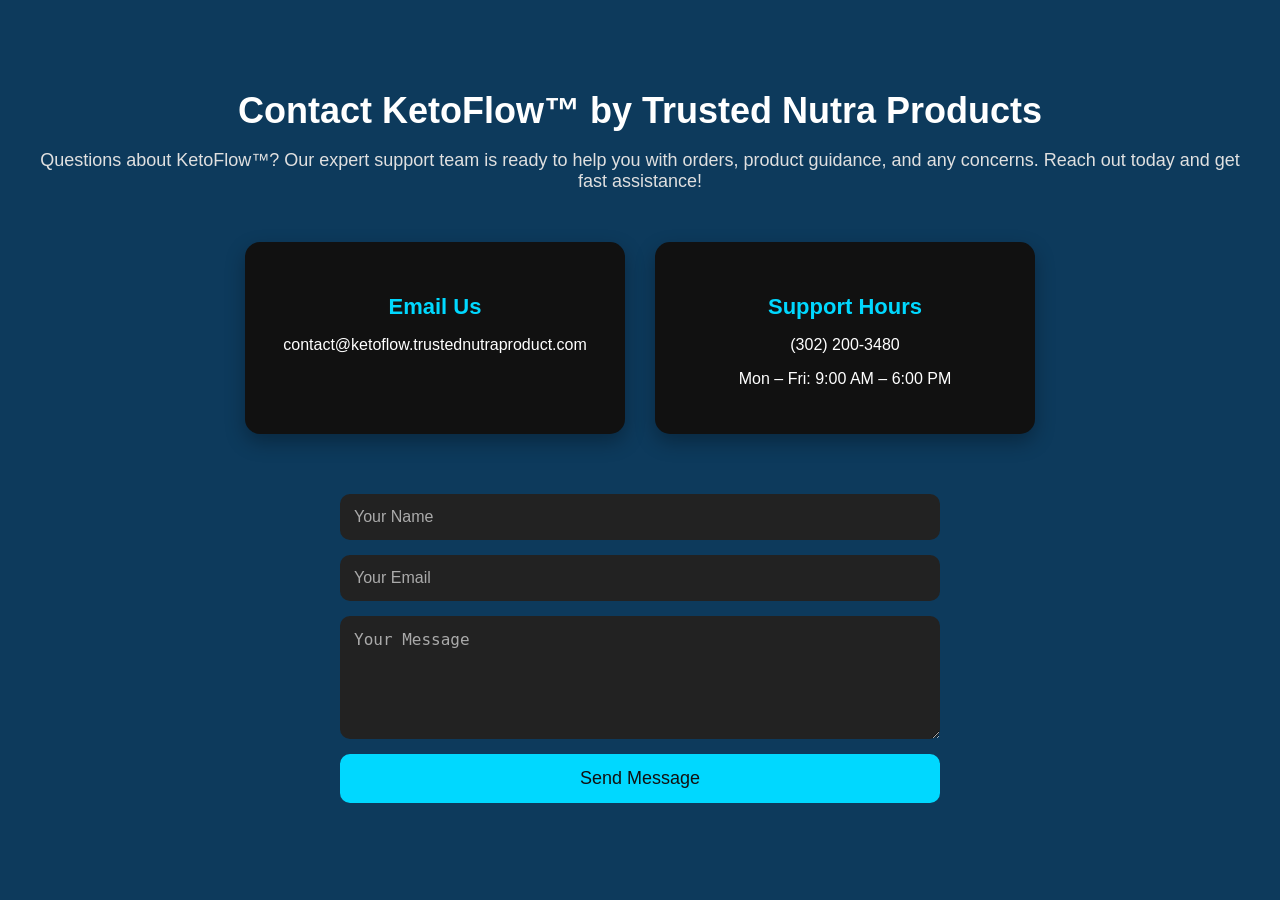
<file: contact.html>
<!DOCTYPE html>
<html lang="en">
<head>
  <meta charset="UTF-8">
  <meta name="viewport" content="width=device-width, initial-scale=1.0">
  <meta name="description" content="Contact KetoFlow™ by Trusted Nutra Products support for any questions or assistance with your order. Email or call us today!">
  <link rel="icon" type="image/png" href="../favicon.png">
  <title>Contact KetoFlow™ by Trusted Nutra Products</title>
  <style>
    body {
      margin:0;
      font-family: Arial, sans-serif;
      background-color: #0d3a5c; /* Blue background */
      color: #fff;
    }

    section#contact {
      padding: 60px 20px;
      text-align: center;
      max-width: 1200px;
      margin: 0 auto;
    }

    section#contact h2 {
      font-size: 36px;
      color: #fff;
      margin-bottom: 10px;
    }

    section#contact p.description {
      color: #e0e0e0;
      font-size: 18px;
      margin-bottom: 50px;
    }

    .contact-boxes {
      display: flex;
      flex-wrap: wrap;
      justify-content: center;
      gap: 30px;
    }

    .contact-box {
      background-color: #111; /* Dark box */
      padding: 30px;
      border-radius: 15px;
      flex: 1;
      min-width: 250px;
      max-width: 320px;
      box-shadow: 0 8px 20px rgba(0,0,0,0.3);
      transition: transform 0.3s, box-shadow 0.3s;
    }

    .contact-box:hover {
      transform: translateY(-7px);
      box-shadow: 0 12px 30px rgba(0,0,0,0.5);
    }

    .contact-box h3 {
      font-size: 22px;
      color: #00d8ff; /* Light blue accent */
      margin-bottom: 12px;
    }

    .contact-box p {
      font-size: 16px;
      color: #fff;
      word-break: break-word;
    }

    form.contact-form {
      margin-top: 60px;
      text-align: left;
      max-width: 600px;
      margin-left: auto;
      margin-right: auto;
      display: flex;
      flex-direction: column;
      gap: 15px;
    }

    form.contact-form input,
    form.contact-form textarea {
      padding: 14px;
      border-radius: 10px;
      border: none;
      font-size: 16px;
      width: 100%;
      box-sizing: border-box;
      background-color: #222;
      color: #fff;
    }

    form.contact-form input::placeholder,
    form.contact-form textarea::placeholder {
      color: #aaa;
    }

    form.contact-form button {
      background-color: #00d8ff;
      color: #111;
      font-size: 18px;
      padding: 14px;
      border: none;
      border-radius: 10px;
      cursor: pointer;
      transition: background-color 0.3s;
    }

    form.contact-form button:hover {
      background-color: #00b0cc;
    }

    @media (max-width: 768px) {
      .contact-boxes {
        flex-direction: column;
        align-items: center;
      }
    }
  </style>
</head>
<body>

  <section id="contact">
    <h2>Contact KetoFlow™ by Trusted Nutra Products</h2>
    <p class="description">
      Questions about KetoFlow™? Our expert support team is ready to help you with orders, product guidance, and any concerns. Reach out today and get fast assistance!
    </p>

    <div class="contact-boxes">
      <!-- Email Box -->
      <div class="contact-box">
        <h3>Email Us</h3>
        <p>contact@ketoflow.trustednutraproduct.com</p>
      </div>

    
      <!-- Support Hours Box -->
      <div class="contact-box">
        <h3>Support Hours</h3>
        <p>(302) 200-3480 </p>
        <p>Mon – Fri: 9:00 AM – 6:00 PM</p>
      </div>
    </div>

    <!-- Contact Form -->
    <form class="contact-form">
      <input type="text" placeholder="Your Name" required>
      <input type="email" placeholder="Your Email" required>
      <textarea placeholder="Your Message" rows="5" required></textarea>
      <button type="submit">Send Message</button>
    </form>

  </section>

</body>
</html>
</file>
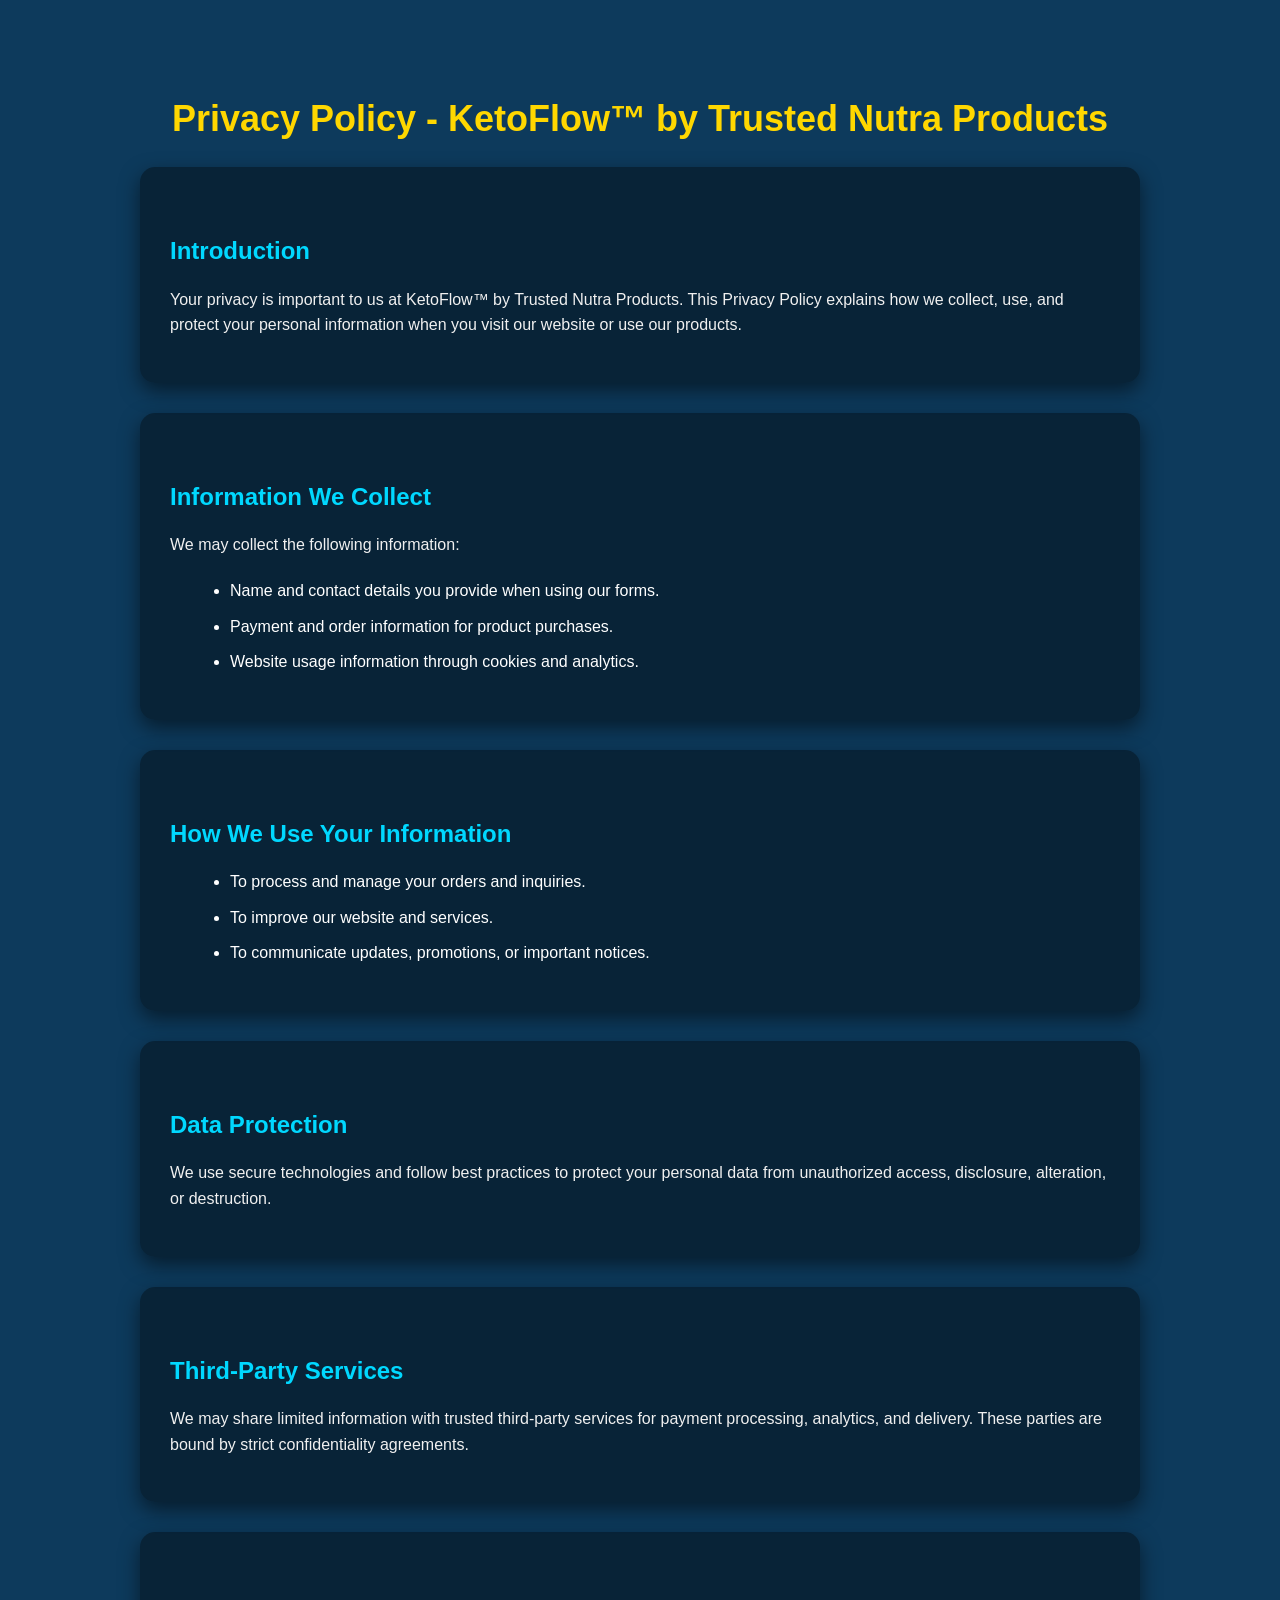
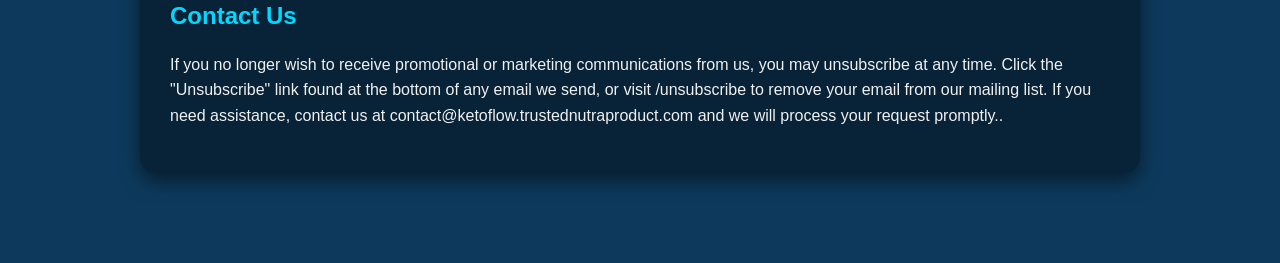
<file: Privacy policy.html>
<!DOCTYPE html>
<html lang="en">
<head>
  <meta charset="UTF-8">
  <meta name="viewport" content="width=device-width, initial-scale=1.0">
  <meta name="description" content="Privacy Policy for KetoFlow™ by Trusted Nutra Products – Learn how we protect your data and ensure your privacy.">
  <link rel="icon" type="image/png" href="../favicon.png">
  <title>Privacy Policy - KetoFlow™ by Trusted Nutra Products</title>
  <style>
    body {
      margin: 0;
      font-family: Arial, sans-serif;
      background-color: #0d3a5c; /* Dark purple background */
      color: #fff;
      line-height: 1.6;
    }

    section#privacy {
      max-width: 1000px;
      margin: 0 auto;
      padding: 60px 20px;
    }

    section#privacy h1 {
      font-size: 36px;
      color: #FFD700; /* Gold accent for title */
      text-align: center;
      margin-bottom: 20px;
    }

    section#privacy p {
      font-size: 16px;
      margin-bottom: 20px;
      color: #f0f0f0;
    }

    section#privacy h2 {
      font-size: 24px;
      color: #00d8ff; /* Light blue accent */
      margin-top: 40px;
      margin-bottom: 15px;
    }

    section#privacy ul {
      margin-left: 20px;
      margin-bottom: 20px;
    }

    section#privacy li {
      margin-bottom: 10px;
    }

    /* Stylish box for each section */
    .privacy-box {
      background-color: rgba(0,0,0,0.4);
      padding: 25px 30px;
      border-radius: 15px;
      margin-bottom: 30px;
      box-shadow: 0 8px 20px rgba(0,0,0,0.5);
      transition: transform 0.3s, box-shadow 0.3s;
    }

    .privacy-box:hover {
      transform: translateY(-5px);
      box-shadow: 0 12px 30px rgba(0,0,0,0.6);
    }

    @media (max-width: 768px) {
      section#privacy {
        padding: 40px 15px;
      }
    }
  </style>
</head>
<body>

  <section id="privacy">
    <h1>Privacy Policy - KetoFlow™ by Trusted Nutra Products</h1>

    <div class="privacy-box">
      <h2>Introduction</h2>
      <p>
        Your privacy is important to us at KetoFlow™ by Trusted Nutra Products. This Privacy Policy explains how we collect, use, and protect your personal information when you visit our website or use our products.
      </p>
    </div>

    <div class="privacy-box">
      <h2>Information We Collect</h2>
      <p>We may collect the following information:</p>
      <ul>
        <li>Name and contact details you provide when using our forms.</li>
        <li>Payment and order information for product purchases.</li>
        <li>Website usage information through cookies and analytics.</li>
      </ul>
    </div>

    <div class="privacy-box">
      <h2>How We Use Your Information</h2>
      <ul>
        <li>To process and manage your orders and inquiries.</li>
        <li>To improve our website and services.</li>
        <li>To communicate updates, promotions, or important notices.</li>
      </ul>
    </div>

    <div class="privacy-box">
      <h2>Data Protection</h2>
      <p>
        We use secure technologies and follow best practices to protect your personal data from unauthorized access, disclosure, alteration, or destruction.
      </p>
    </div>

    <div class="privacy-box">
      <h2>Third-Party Services</h2>
      <p>
        We may share limited information with trusted third-party services for payment processing, analytics, and delivery. These parties are bound by strict confidentiality agreements.
      </p>
    </div>

    <div class="privacy-box">
      <h2>Contact Us</h2>
      <p>
        If you no longer wish to receive promotional or marketing communications from us, you may unsubscribe at any time. Click
        the "Unsubscribe" link found at the bottom of any email we send, or visit /unsubscribe to remove your email from our
        mailing list. If you need assistance, contact us at contact@ketoflow.trustednutraproduct.com and we will process your request
        promptly.</strong>.
      </p>
    </div>

  </section>

</body>
</html>
</file>
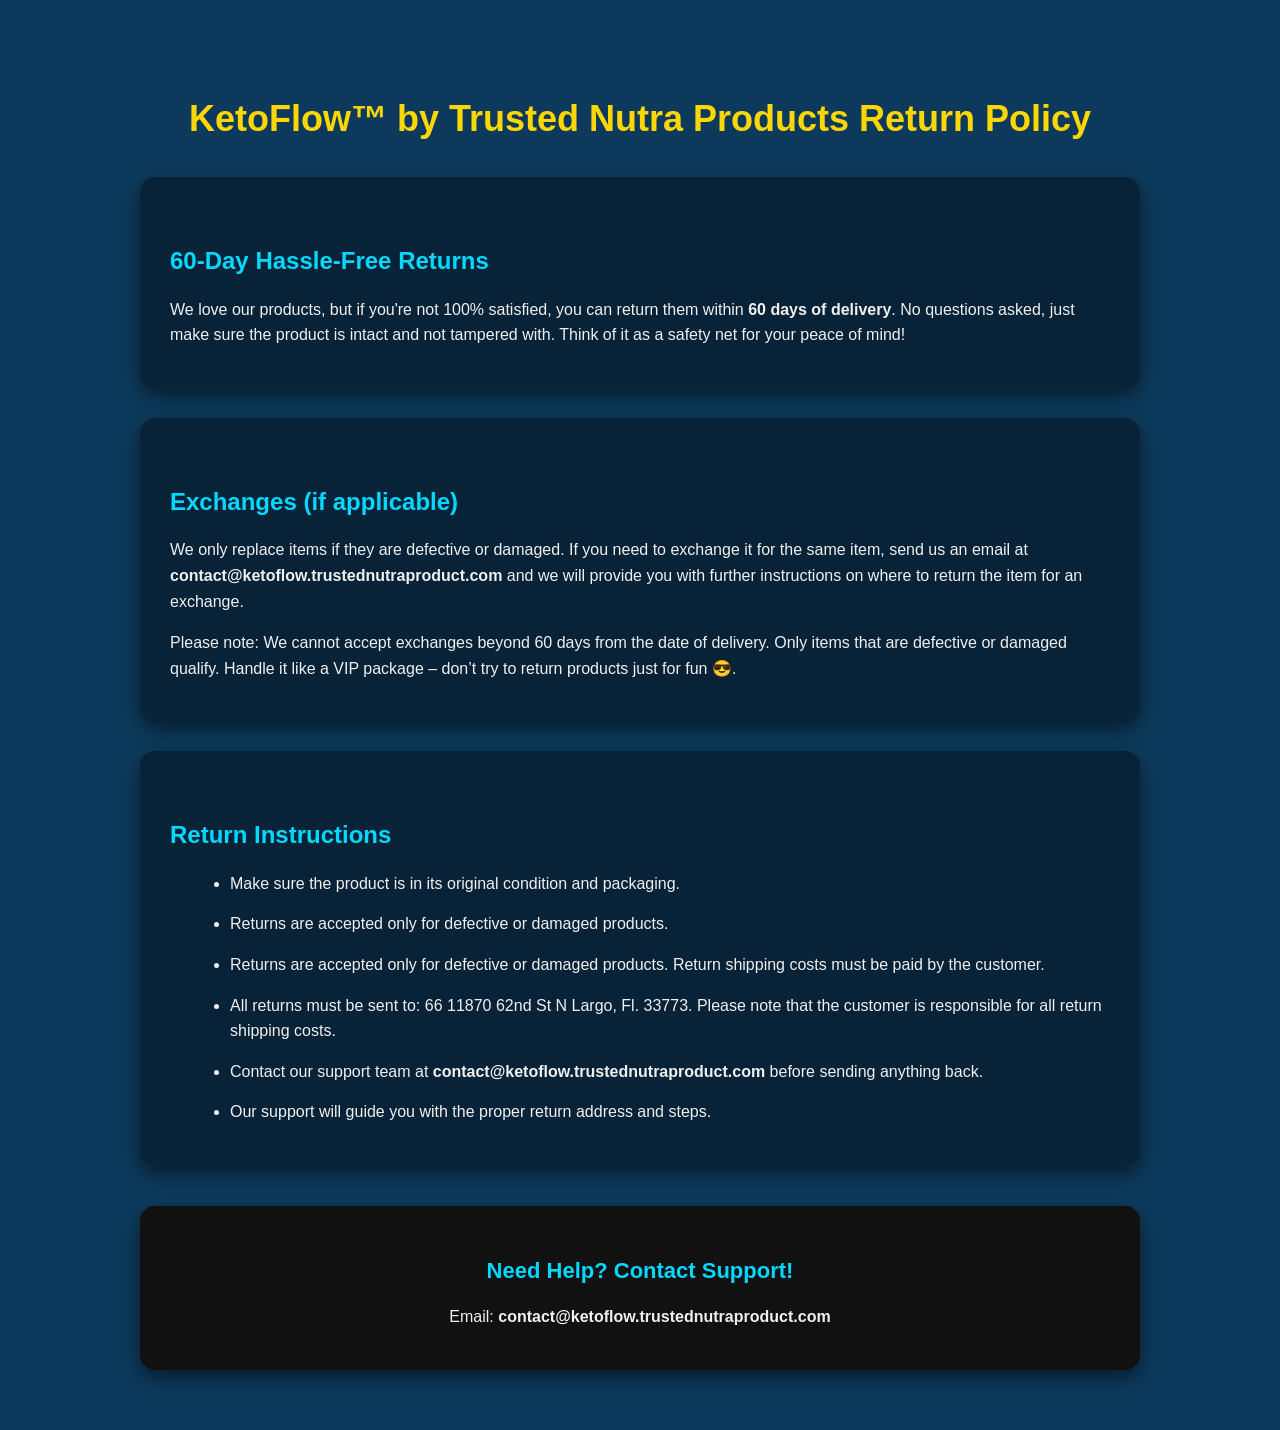
<file: Return Policy.html>
<!DOCTYPE html>
<html lang="en">
<head>
  <meta charset="UTF-8">
  <meta name="viewport" content="width=device-width, initial-scale=1.0">
  <meta name="description" content="KetoFlow™ by Trusted Nutra Products Return Policy – 60 days return policy with exchanges and support info. Learn how to return or exchange products safely.">
  <link rel="icon" type="image/png" href="../favicon.png">
  <title>Return Policy - KetoFlow™ by Trusted Nutra Products</title>
  <style>
    body {
      margin: 0;
      font-family: Arial, sans-serif;
      background-color: #0d3a5c; /* Dark purple background */
      color: #fff;
      line-height: 1.6;
    }

    section#return-policy {
      max-width: 1000px;
      margin: 0 auto;
      padding: 60px 20px;
    }

    section#return-policy h1 {
      font-size: 36px;
      color: #FFD700; /* Gold title */
      text-align: center;
      margin-bottom: 30px;
    }

    section#return-policy p, section#return-policy li {
      font-size: 16px;
      color: #f0f0f0;
      margin-bottom: 15px;
    }

    section#return-policy h2 {
      font-size: 24px;
      color: #00d8ff; /* Blue accent */
      margin-top: 40px;
      margin-bottom: 15px;
    }

    ul {
      margin-left: 20px;
    }

    .policy-box {
      background-color: rgba(0,0,0,0.4);
      padding: 25px 30px;
      border-radius: 15px;
      margin-bottom: 30px;
      box-shadow: 0 8px 20px rgba(0,0,0,0.5);
      transition: transform 0.3s, box-shadow 0.3s;
    }

    .policy-box:hover {
      transform: translateY(-5px);
      box-shadow: 0 12px 30px rgba(0,0,0,0.6);
    }

    /* Support box */
    .support-box {
      background-color: #111;
      padding: 25px 30px;
      border-radius: 15px;
      box-shadow: 0 8px 20px rgba(0,0,0,0.5);
      text-align: center;
      margin-top: 40px;
      transition: transform 0.3s, box-shadow 0.3s;
    }

    .support-box h3 {
      color: #00d8ff;
      margin-bottom: 10px;
      font-size: 22px;
    }

    .support-box p {
      color: #fff;
      font-size: 16px;
      word-break: break-word;
    }

    @media (max-width: 768px) {
      section#return-policy {
        padding: 40px 15px;
      }
    }
  </style>
</head>
<body>

  <section id="return-policy">
    <h1>KetoFlow™ by Trusted Nutra Products Return Policy</h1>

    <div class="policy-box">
      <h2>60-Day Hassle-Free Returns</h2>
      <p>
        We love our products, but if you're not 100% satisfied, you can return them within <strong>60 days of delivery</strong>. No questions asked, just make sure the product is intact and not tampered with. Think of it as a safety net for your peace of mind!
      </p>
    </div>

    <div class="policy-box">
      <h2>Exchanges (if applicable)</h2>
      <p>
        We only replace items if they are defective or damaged. If you need to exchange it for the same item, send us an email at <strong>contact@ketoflow.trustednutraproduct.com</strong> and we will provide you with further instructions on where to return the item for an exchange.
      </p>
      <p>
        Please note: We cannot accept exchanges beyond 60 days from the date of delivery. Only items that are defective or damaged qualify. Handle it like a VIP package – don’t try to return products just for fun 😎.
      </p>
    </div>

    <div class="policy-box">
      <h2>Return Instructions</h2>
      <ul>
        <li>Make sure the product is in its original condition and packaging.</li>
        <li>Returns are accepted only for defective or damaged products.</li>
        <li>Returns are accepted only for defective or damaged products. Return shipping costs must be paid by the customer.
        </li>
        <li>All returns must be sent to: 66 11870 62nd St N Largo, Fl. 33773. Please note that the customer is responsible for all
        return shipping costs.</li>
        <li>Contact our support team at <strong>contact@ketoflow.trustednutraproduct.com</strong> before sending anything back.</li>
        <li>Our support will guide you with the proper return address and steps.</li>
      </ul>
    </div>

    <div class="support-box">
      <h3>Need Help? Contact Support!</h3>
      <p>Email: <strong>contact@ketoflow.trustednutraproduct.com</strong></p>
    </div>

  </section>

</body>
</html>
</file>
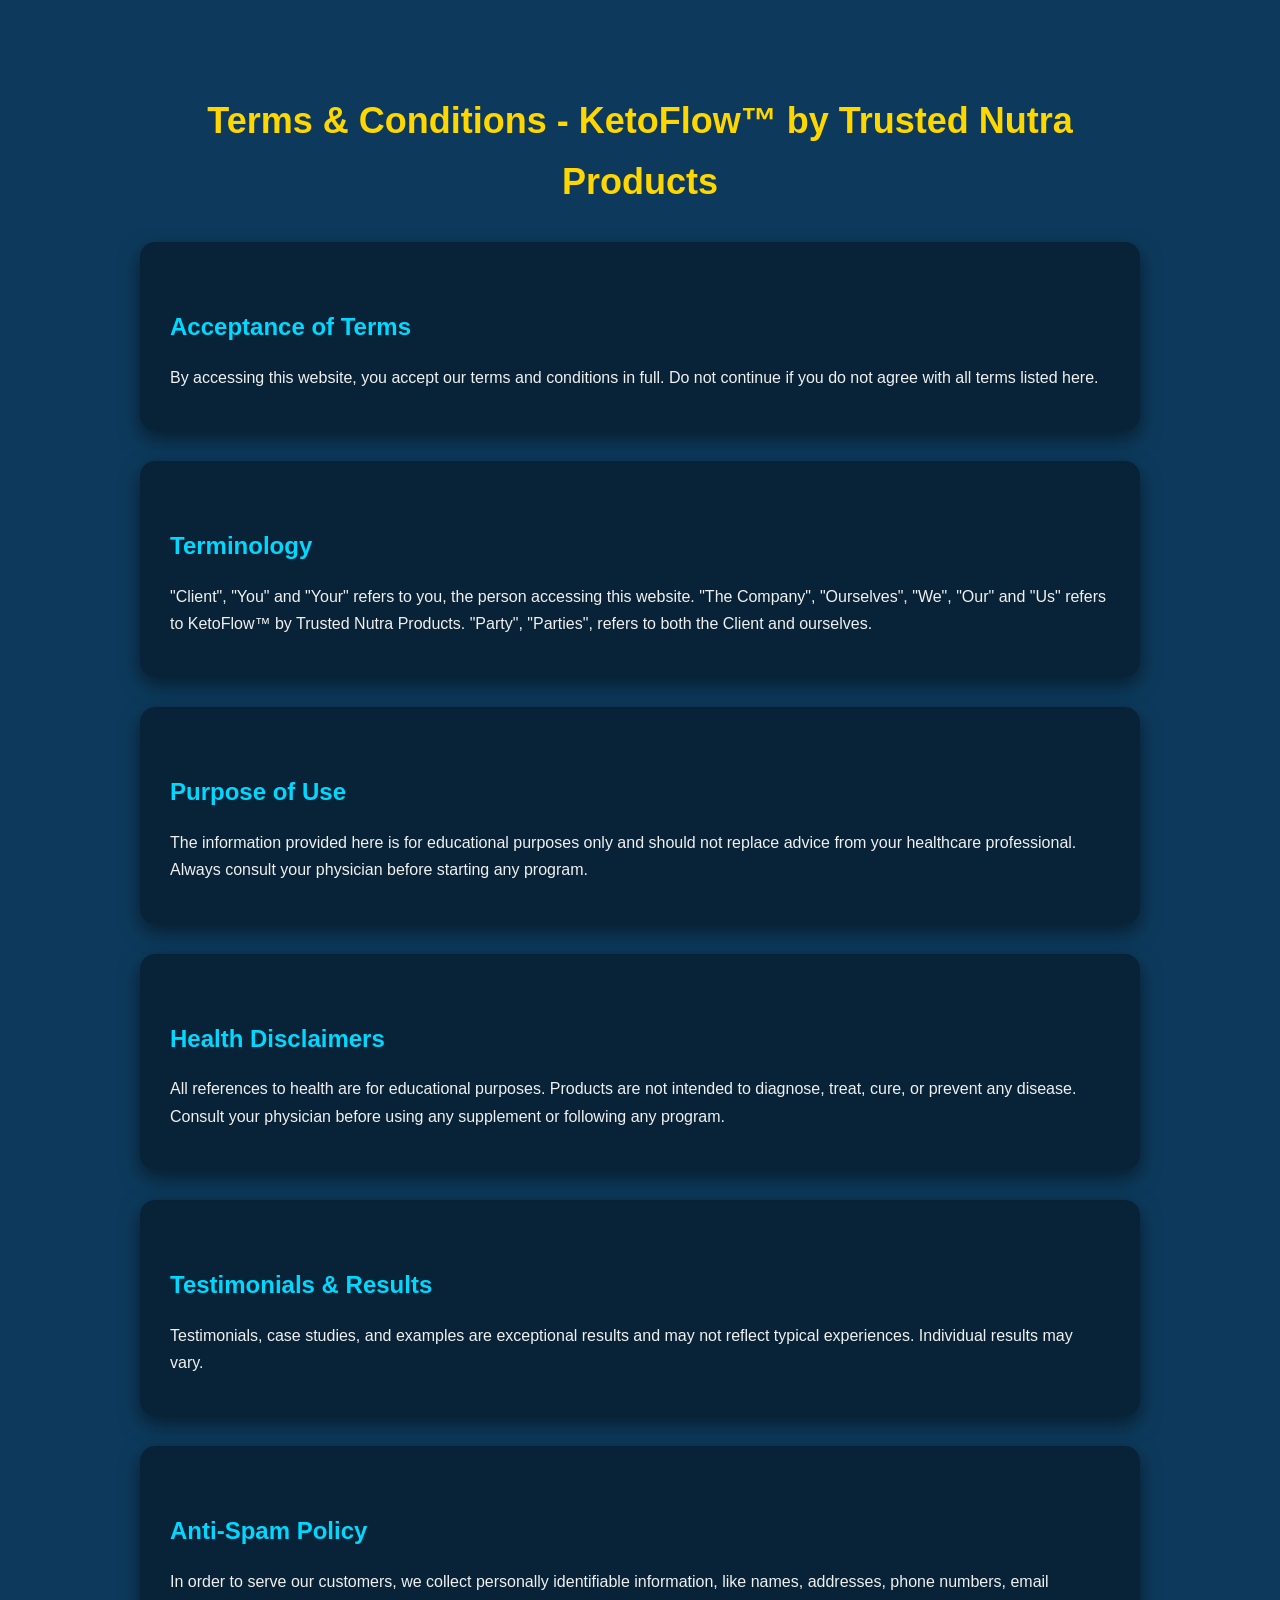
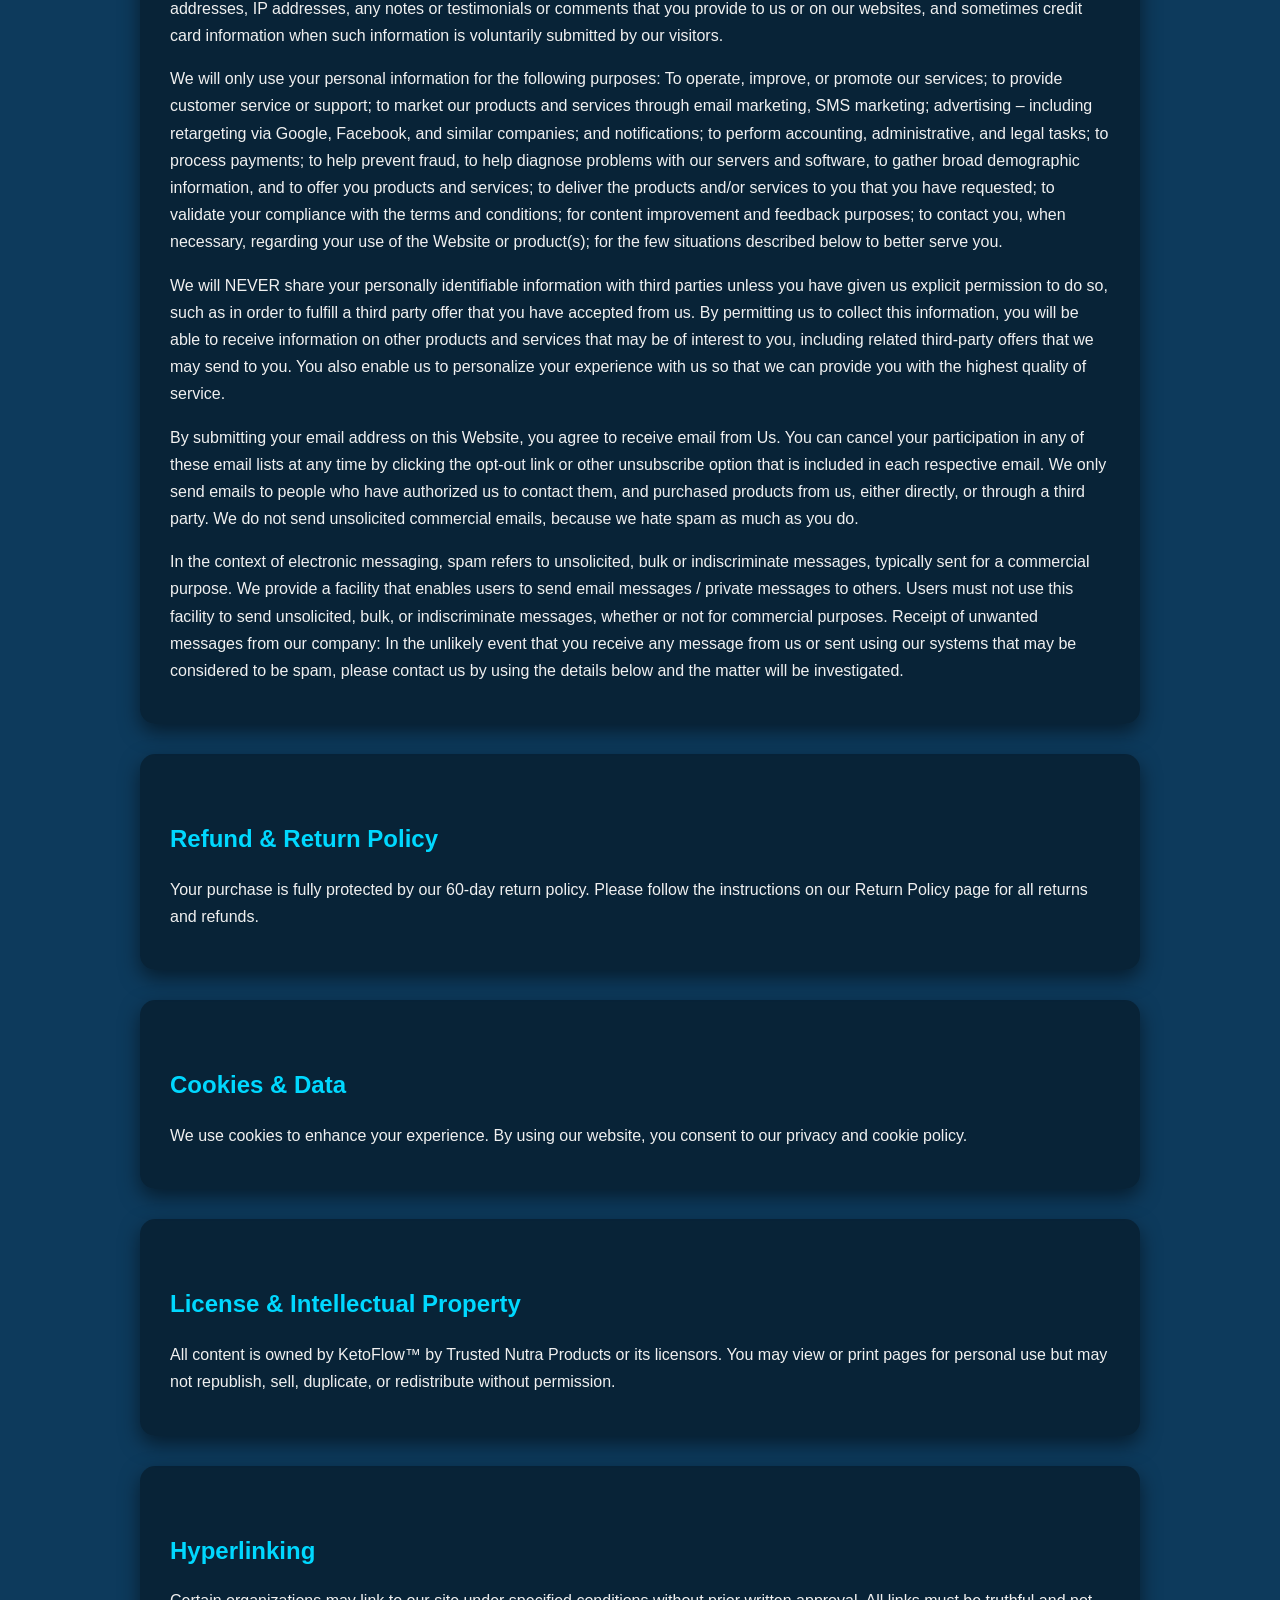
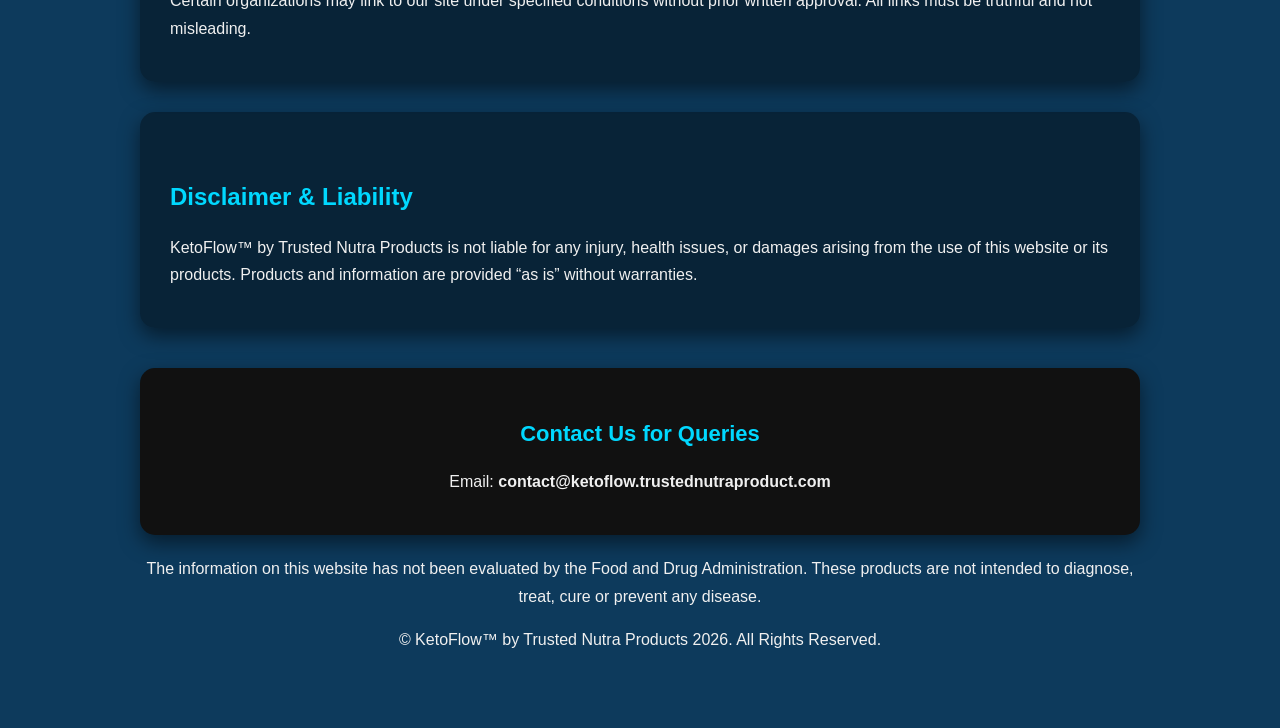
<file: Terms & Conditions.html>
<!DOCTYPE html>
<html lang="en">
<head>
  <meta charset="UTF-8">
  <meta name="viewport" content="width=device-width, initial-scale=1.0">
  <meta name="description" content="Terms and Conditions for using the KetoFlow™ by Trusted Nutra Products website and products. Read carefully before using our services.">
  <link rel="icon" type="image/png" href="../favicon.png">
  <title>Terms & Conditions - KetoFlow™ by Trusted Nutra Products</title>
  <style>
    body {
      margin: 0;
      font-family: Arial, sans-serif;
      background-color: #0d3a5c; /* Dark purple */
      color: #fff;
      line-height: 1.7;
    }

    section#terms {
      max-width: 1000px;
      margin: 0 auto;
      padding: 60px 20px;
    }

    section#terms h1 {
      font-size: 36px;
      color: #FFD700; /* Gold accent */
      text-align: center;
      margin-bottom: 30px;
    }

    section#terms h2 {
      font-size: 24px;
      color: #00d8ff; /* Blue accent */
      margin-top: 40px;
      margin-bottom: 15px;
    }

    section#terms p, section#terms li {
      font-size: 16px;
      color: #f0f0f0;
      margin-bottom: 15px;
    }

    ul {
      margin-left: 20px;
    }

    .terms-box {
      background-color: rgba(0,0,0,0.4);
      padding: 25px 30px;
      border-radius: 15px;
      margin-bottom: 30px;
      box-shadow: 0 8px 20px rgba(0,0,0,0.5);
      transition: transform 0.3s, box-shadow 0.3s;
    }

    .terms-box:hover {
      transform: translateY(-5px);
      box-shadow: 0 12px 30px rgba(0,0,0,0.6);
    }

    /* Support box */
    .support-box {
      background-color: #111;
      padding: 25px 30px;
      border-radius: 15px;
      box-shadow: 0 8px 20px rgba(0,0,0,0.5);
      text-align: center;
      margin-top: 40px;
      transition: transform 0.3s, box-shadow 0.3s;
    }

    .support-box h3 {
      color: #00d8ff;
      margin-bottom: 10px;
      font-size: 22px;
    }

    .support-box p {
      color: #fff;
      font-size: 16px;
      word-break: break-word;
    }

    @media (max-width: 768px) {
      section#terms {
        padding: 40px 15px;
      }
    }
  </style>
</head>
<body>

  <section id="terms">
    <h1>Terms & Conditions - KetoFlow™ by Trusted Nutra Products</h1>

    <div class="terms-box">
      <h2>Acceptance of Terms</h2>
      <p>
        By accessing this website, you accept our terms and conditions in full. Do not continue if you do not agree with all terms listed here.
      </p>
    </div>

    <div class="terms-box">
      <h2>Terminology</h2>
      <p>
        "Client", "You" and "Your" refers to you, the person accessing this website. "The Company", "Ourselves", "We", "Our" and "Us" refers to KetoFlow™ by Trusted Nutra Products. "Party", "Parties", refers to both the Client and ourselves.
      </p>
    </div>

    <div class="terms-box">
      <h2>Purpose of Use</h2>
      <p>
        The information provided here is for educational purposes only and should not replace advice from your healthcare professional. Always consult your physician before starting any program.
      </p>
    </div>

    <div class="terms-box">
      <h2>Health Disclaimers</h2>
      <p>
        All references to health are for educational purposes. Products are not intended to diagnose, treat, cure, or prevent any disease. Consult your physician before using any supplement or following any program.
      </p>
    </div>

    <div class="terms-box">
      <h2>Testimonials & Results</h2>
      <p>
        Testimonials, case studies, and examples are exceptional results and may not reflect typical experiences. Individual results may vary.
      </p>
    </div>
<div class="terms-box">
    <h2>Anti-Spam Policy</h2>
    <p>
        In order to serve our customers, we collect personally identifiable information, like names, addresses, phone numbers, email addresses, IP addresses, any notes or testimonials or comments that you provide to us or on our websites, and sometimes credit card information when such information is voluntarily submitted by our visitors.
    </p>
    <p>
        We will only use your personal information for the following purposes: To operate, improve, or promote our services; to provide customer service or support; to market our products and services through email marketing, SMS marketing; advertising &ndash; including retargeting via Google, Facebook, and similar companies; and notifications; to perform accounting, administrative, and legal tasks; to process payments; to help prevent fraud, to help diagnose problems with our servers and software, to gather broad demographic information, and to offer you products and services; to deliver the products and/or services to you that you have requested; to validate your compliance with the terms and conditions; for content improvement and feedback purposes; to contact you, when necessary, regarding your use of the Website or product(s); for the few situations described below to better serve you.
    </p>
    <p>
        We will NEVER share your personally identifiable information with third parties unless you have given us explicit permission to do so, such as in order to fulfill a third party offer that you have accepted from us. By permitting us to collect this information, you will be able to receive information on other products and services that may be of interest to you, including related third-party offers that we may send to you. You also enable us to personalize your experience with us so that we can provide you with the highest quality of service.
    </p>
    <p>
        By submitting your email address on this Website, you agree to receive email from Us. You can cancel your participation in any of these email lists at any time by clicking the opt-out link or other unsubscribe option that is included in each respective email. We only send emails to people who have authorized us to contact them, and purchased products from us, either directly, or through a third party. We do not send unsolicited commercial emails, because we hate spam as much as you do.
    </p>
    <p>
        In the context of electronic messaging, spam refers to unsolicited, bulk or indiscriminate messages, typically sent for a commercial purpose. We provide a facility that enables users to send email messages / private messages to others. Users must not use this facility to send unsolicited, bulk, or indiscriminate messages, whether or not for commercial purposes. Receipt of unwanted messages from our company: In the unlikely event that you receive any message from us or sent using our systems that may be considered to be spam, please contact us by using the details below and the matter will be investigated.
    </p>
</div>
    <div class="terms-box">
      <h2>Refund & Return Policy</h2>
      <p>
        Your purchase is fully protected by our 60-day return policy. Please follow the instructions on our Return Policy page for all returns and refunds.
      </p>
    </div>

    <div class="terms-box">
      <h2>Cookies & Data</h2>
      <p>
        We use cookies to enhance your experience. By using our website, you consent to our privacy and cookie policy.
      </p>
    </div>

    <div class="terms-box">
      <h2>License & Intellectual Property</h2>
      <p>
        All content is owned by KetoFlow™ by Trusted Nutra Products or its licensors. You may view or print pages for personal use but may not republish, sell, duplicate, or redistribute without permission.
      </p>
    </div>

    <div class="terms-box">
      <h2>Hyperlinking</h2>
      <p>
        Certain organizations may link to our site under specified conditions without prior written approval. All links must be truthful and not misleading.
      </p>
    </div>


    <div class="terms-box">
      <h2>Disclaimer & Liability</h2>
      <p>
        KetoFlow™ by Trusted Nutra Products is not liable for any injury, health issues, or damages arising from the use of this website or its products. Products and information are provided “as is” without warranties.
      </p>
    </div>

    <div class="support-box">
      <h3>Contact Us for Queries</h3>
      <p>Email: <strong>contact@ketoflow.trustednutraproduct.com</strong></p>
    </div>

    <div style="text-align:center; margin-top:20px; color:#f0f0f0;">
	<p>The information on this website has not been evaluated by the Food and Drug Administration. These products are not intended to diagnose, treat, cure or prevent any disease.</p>
      <p>© KetoFlow™ by Trusted Nutra Products 2026. All Rights Reserved.</p>
    </div>

  </section>

</body>
</html>
</file>
